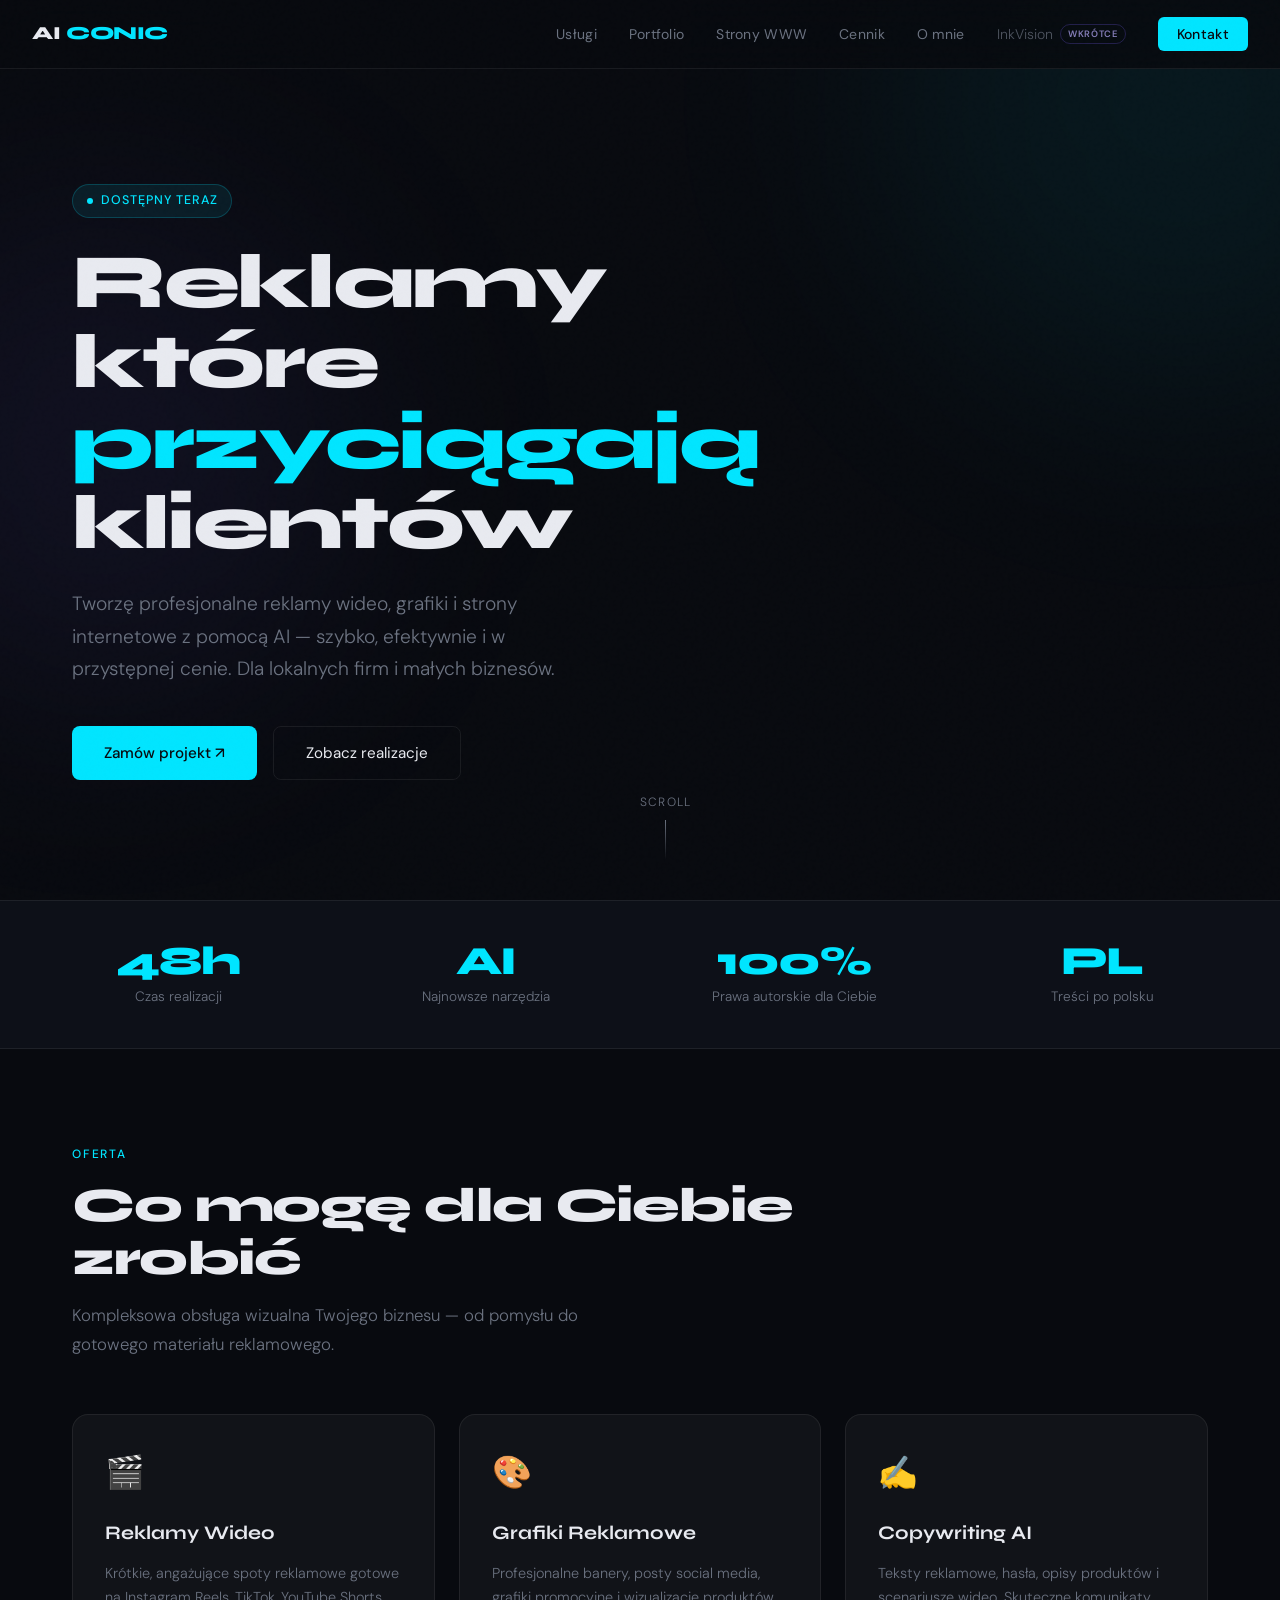
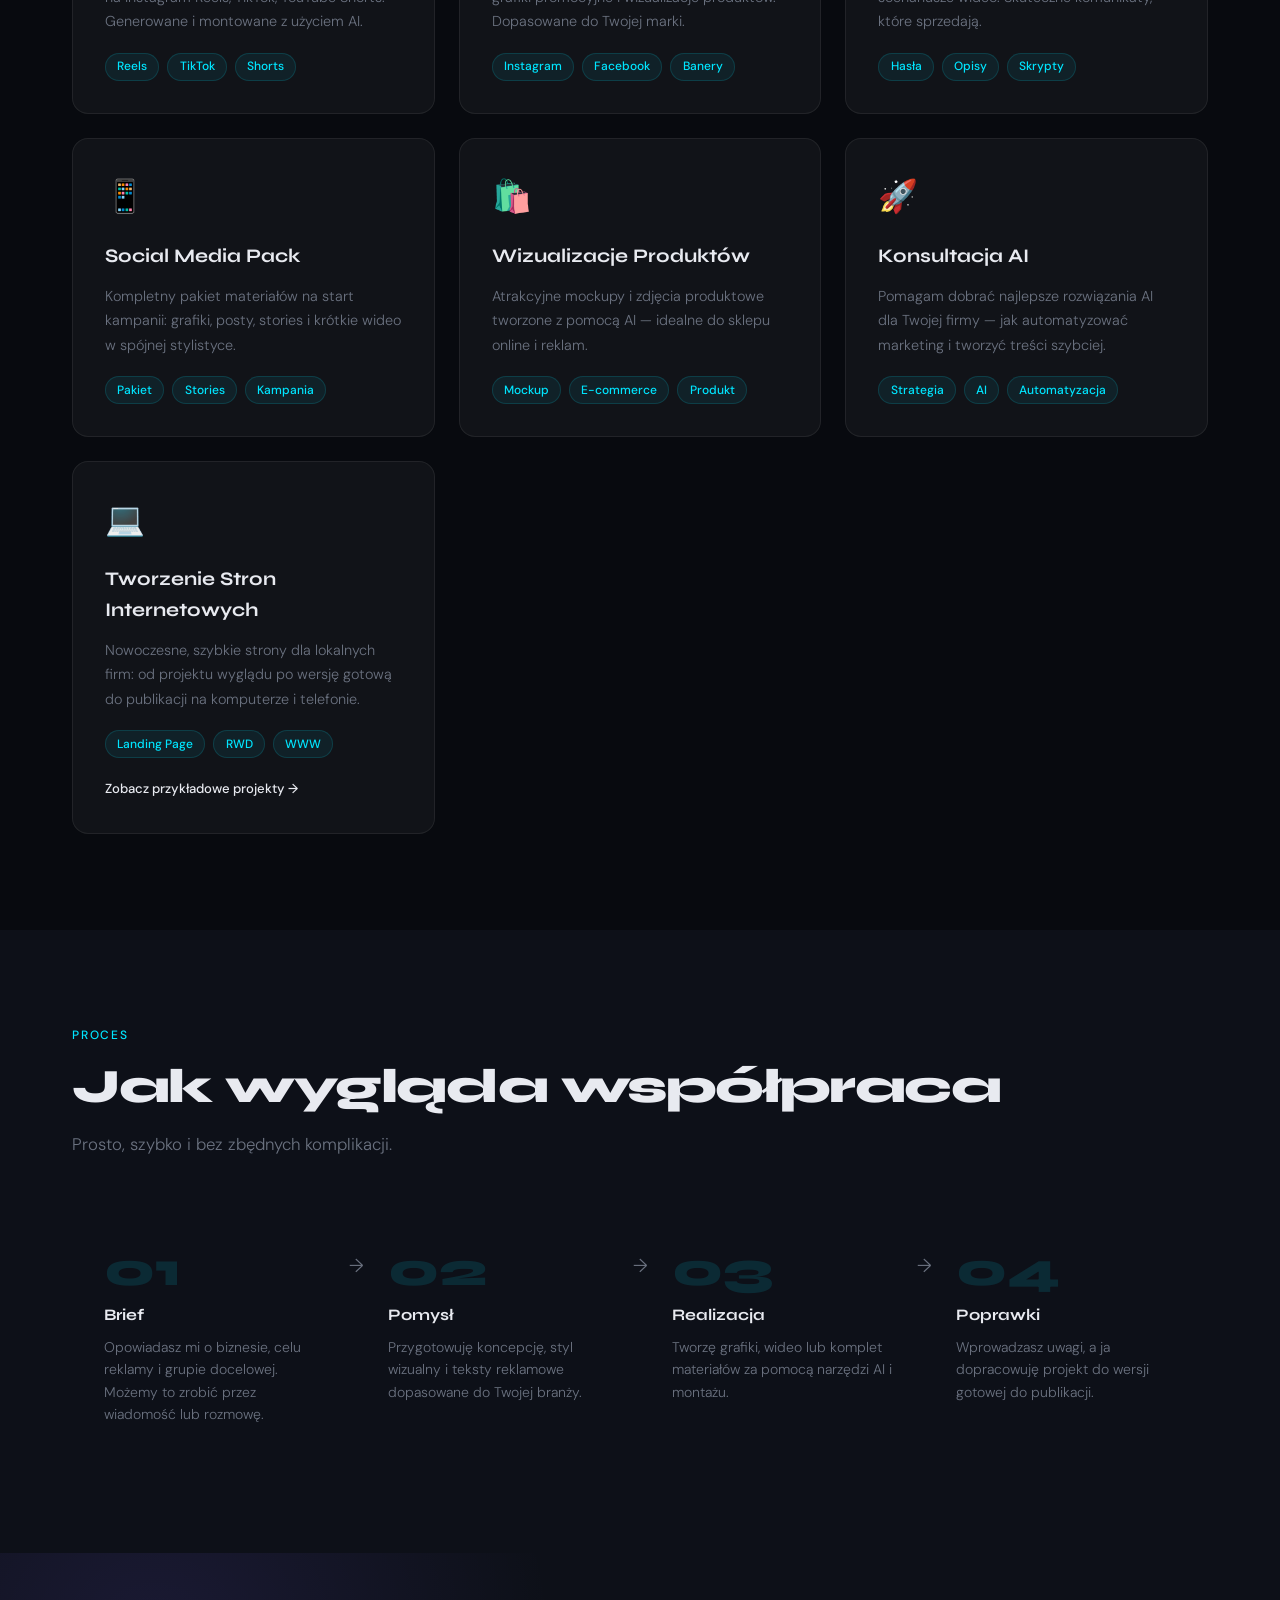
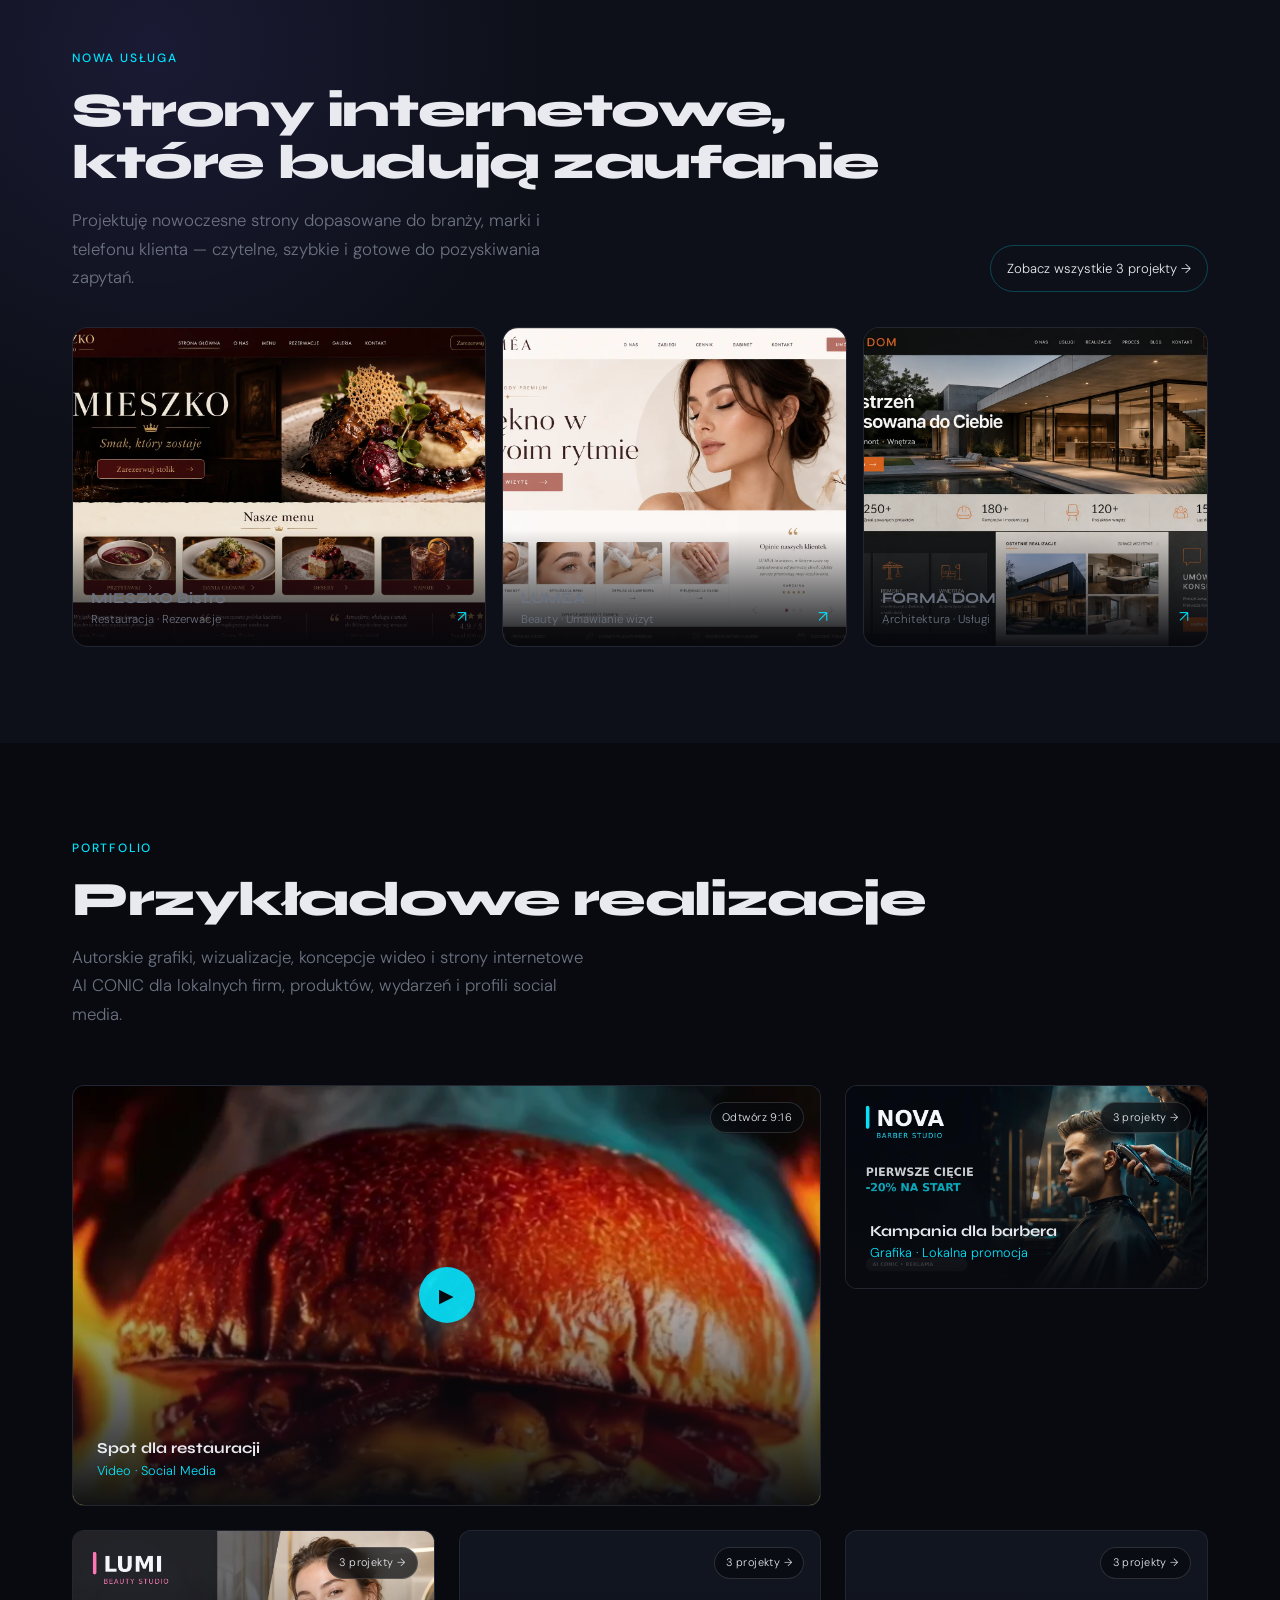
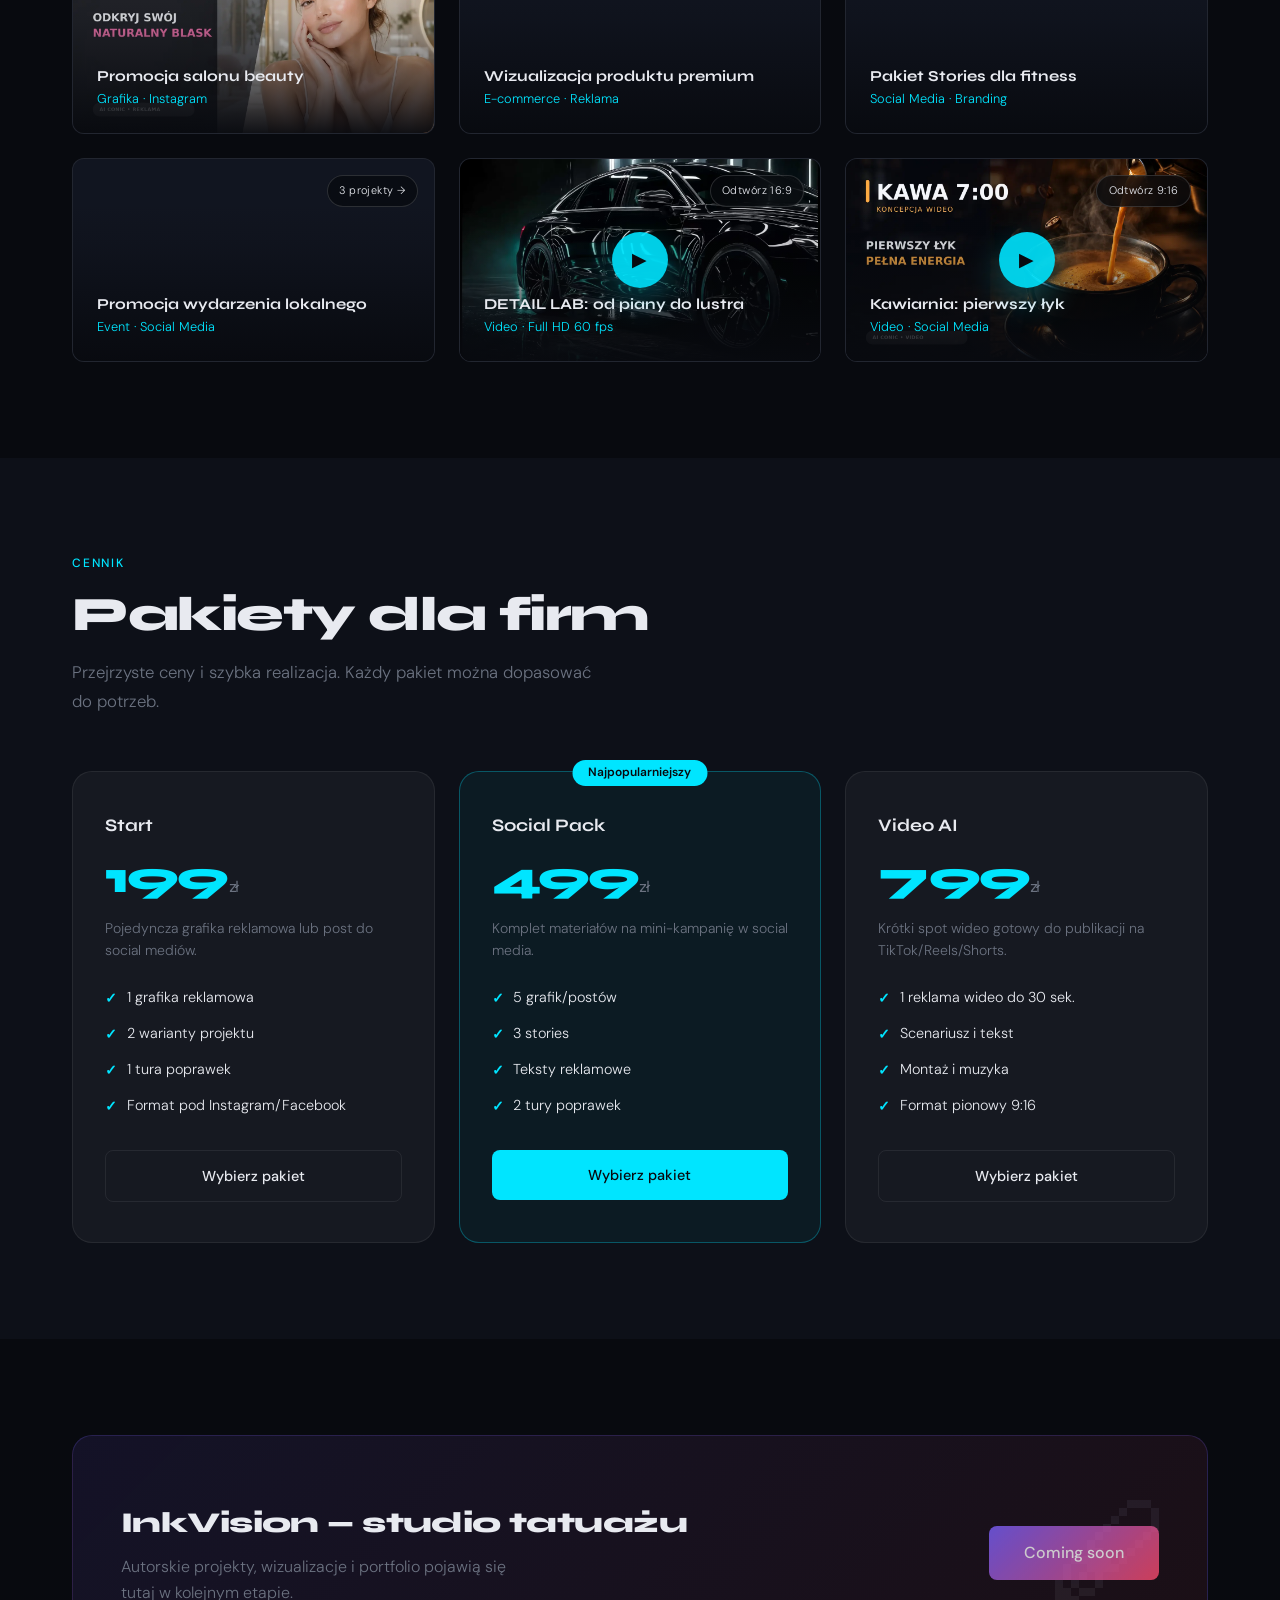
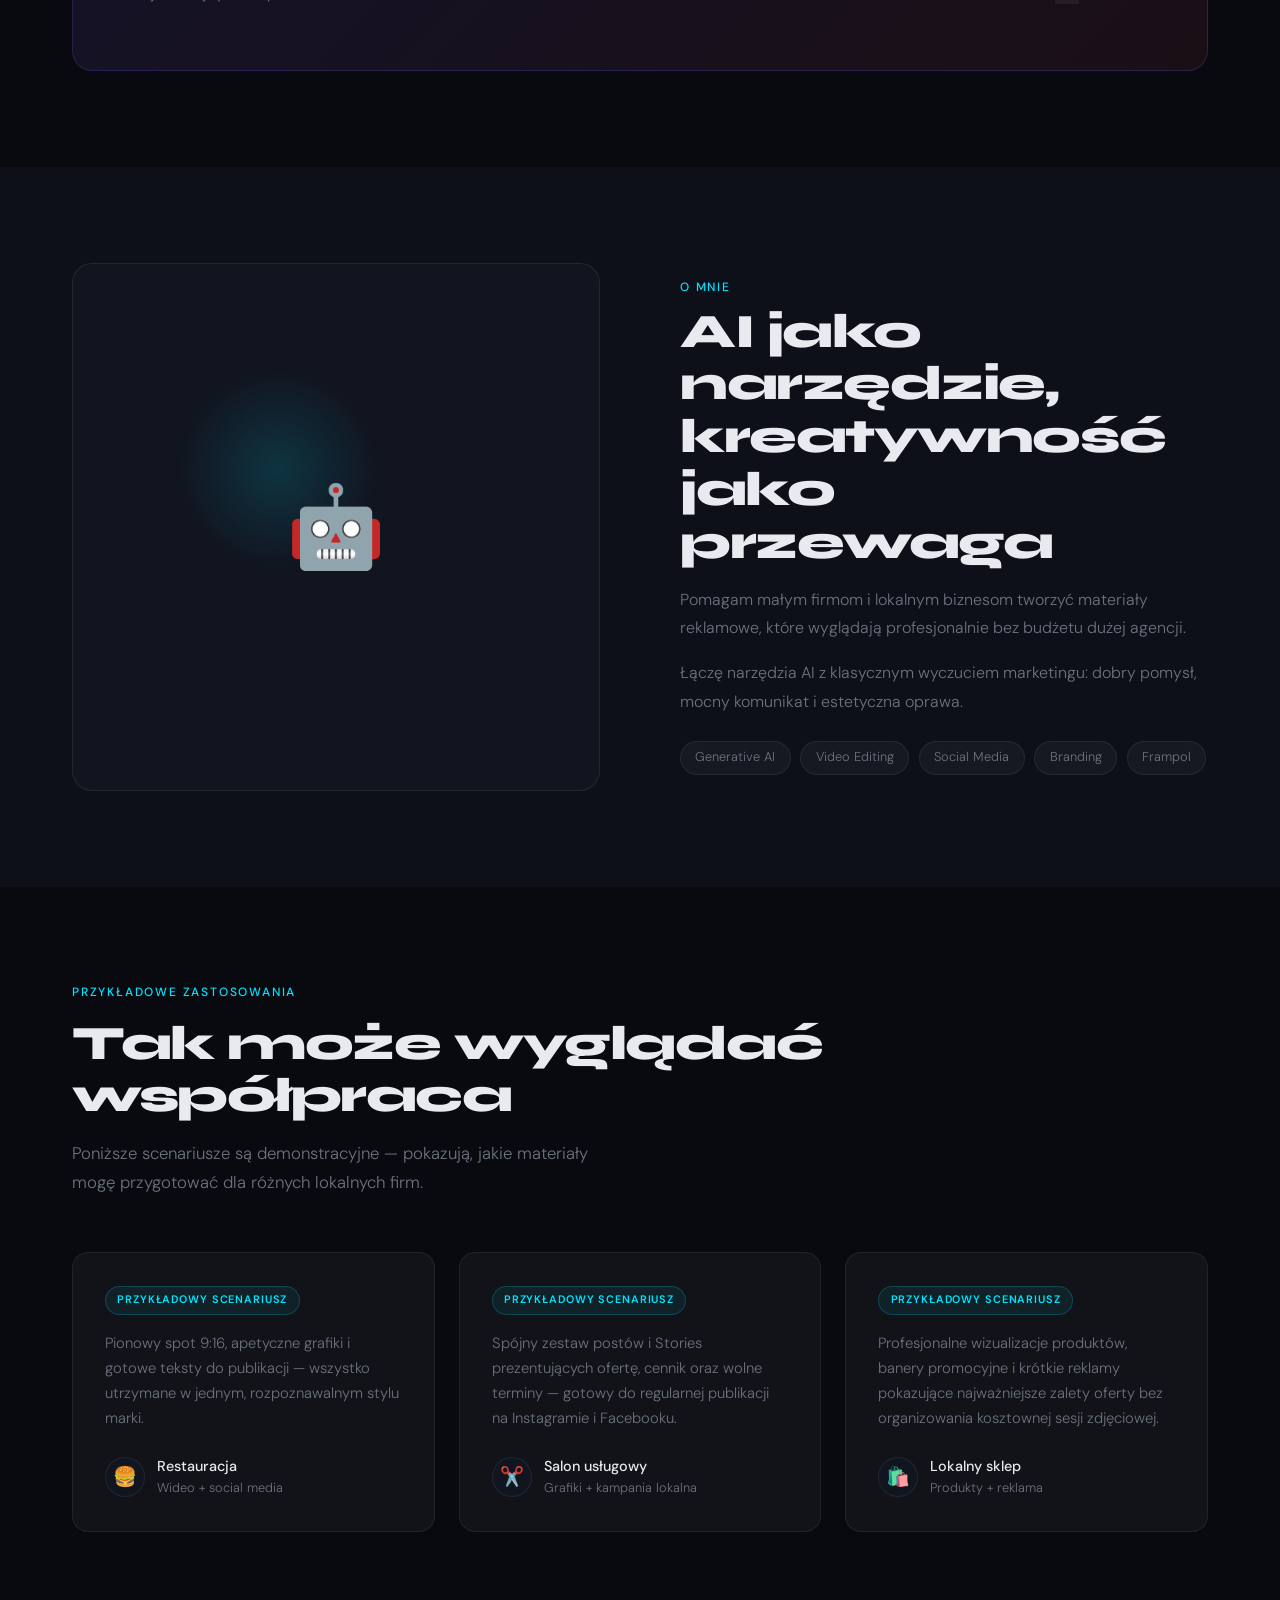
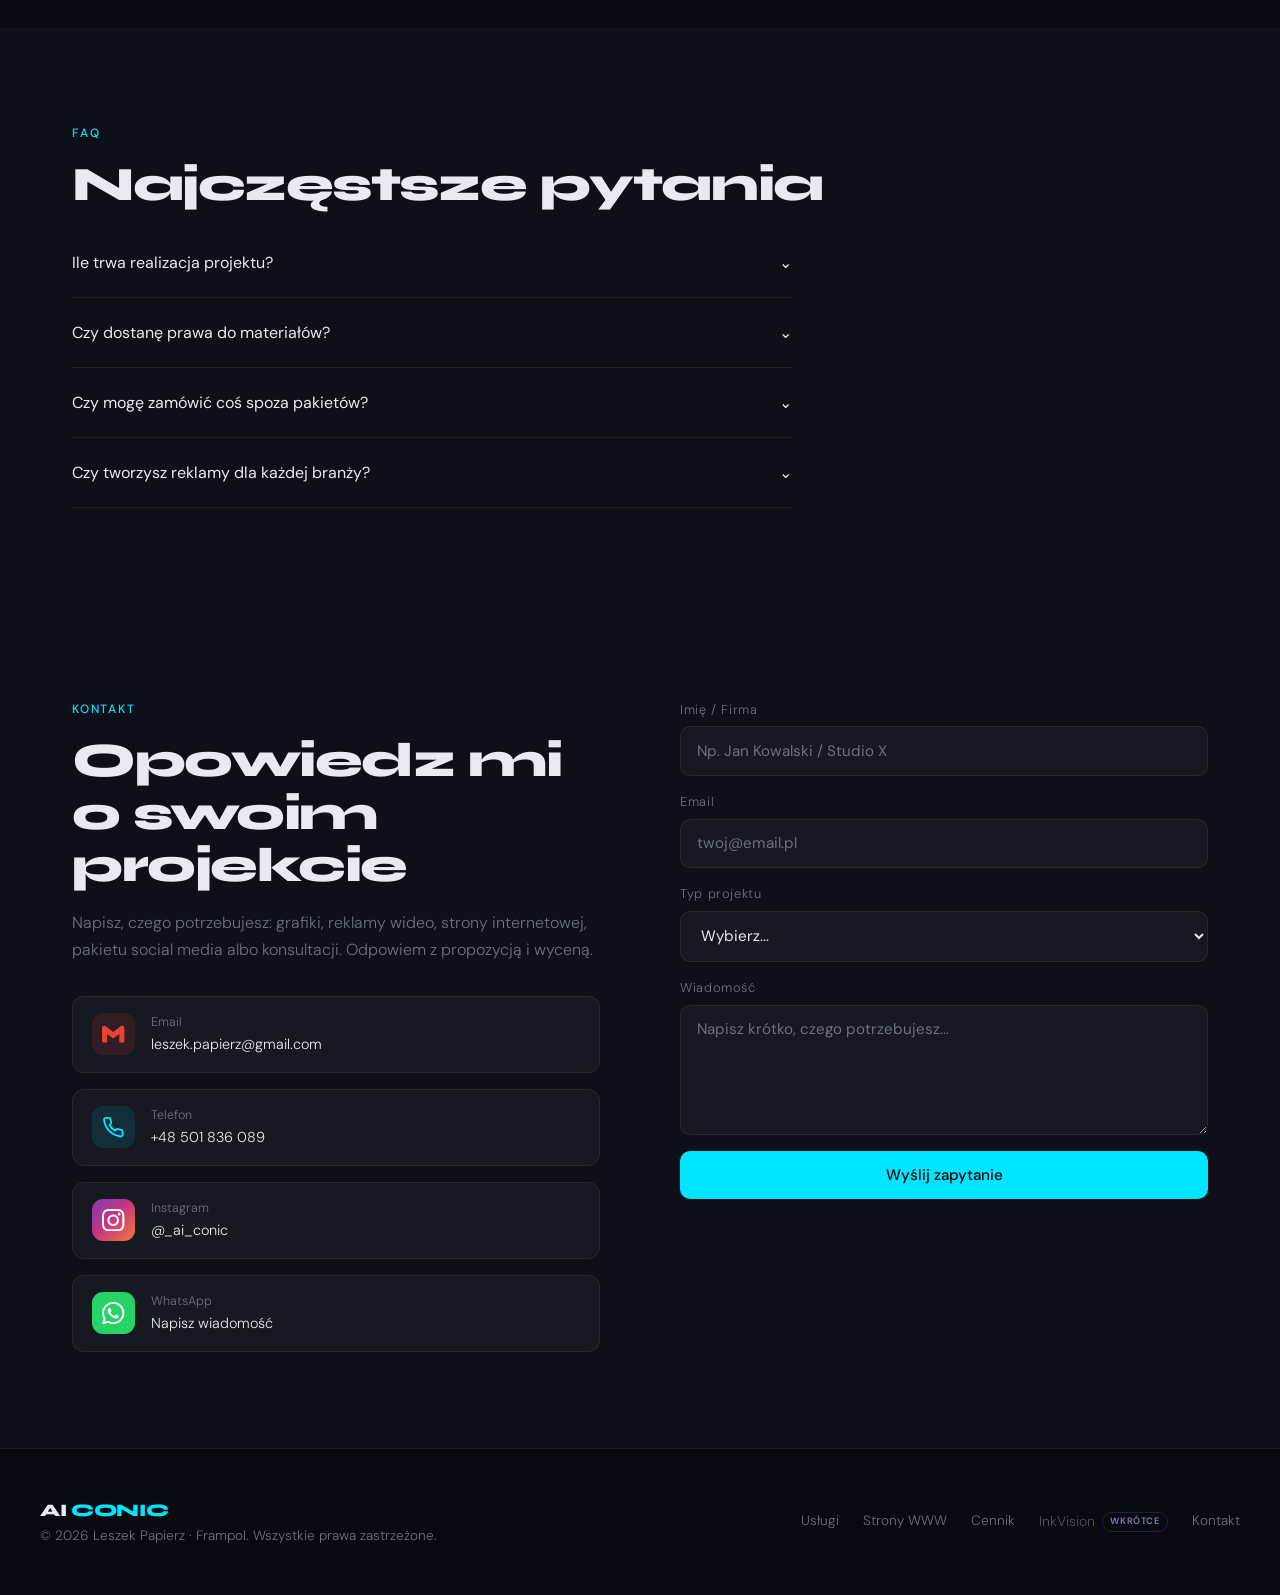
<file: index.html>
<!DOCTYPE html>
<html lang="pl">
<head>
<meta charset="UTF-8">
<meta name="viewport" content="width=device-width, initial-scale=1.0">
<title>AI CONIC — grafika, wideo i strony internetowe dla firm</title>
<meta name="description" content="AI CONIC tworzy reklamy wideo, grafiki, strony internetowe i pakiety promocyjne dla lokalnych firm. Leszek Papierz — Frampol i okolice.">
<meta name="theme-color" content="#080a0f">
<link rel="preconnect" href="https://fonts.googleapis.com">
<link href="https://fonts.googleapis.com/css2?family=Syne:wght@400;600;700;800&family=DM+Sans:ital,wght@0,300;0,400;0,500;1,300&display=swap" rel="stylesheet">
<style>
  :root {
    --bg: #080a0f;
    --bg2: #0d1018;
    --bg3: #111520;
    --accent: #00e5ff;
    --accent2: #7b61ff;
    --accent3: #ff4d6d;
    --text: #e8eaf0;
    --muted: #6b7280;
    --border: rgba(255,255,255,0.07);
    --card: rgba(255,255,255,0.04);
  }

  *, *::before, *::after { box-sizing: border-box; margin: 0; padding: 0; }

  html { scroll-behavior: smooth; }

  body {
    background: var(--bg);
    color: var(--text);
    font-family: 'DM Sans', sans-serif;
    font-weight: 300;
    overflow-x: hidden;
    line-height: 1.6;
  }

  /* NOISE OVERLAY */
  body::before {
    content: '';
    position: fixed;
    inset: 0;
    background-image: url("data:image/svg+xml,%3Csvg viewBox='0 0 256 256' xmlns='http://www.w3.org/2000/svg'%3E%3Cfilter id='noise'%3E%3CfeTurbulence type='fractalNoise' baseFrequency='0.9' numOctaves='4' stitchTiles='stitch'/%3E%3C/filter%3E%3Crect width='100%25' height='100%25' filter='url(%23noise)' opacity='0.04'/%3E%3C/svg%3E");
    pointer-events: none;
    z-index: 999;
    opacity: 0.4;
  }

  /* GLOW ORBS */
  .orb {
    position: fixed;
    border-radius: 50%;
    filter: blur(120px);
    pointer-events: none;
    z-index: 0;
  }
  .orb-1 { width: 600px; height: 600px; background: rgba(0,229,255,0.06); top: -200px; right: -200px; }
  .orb-2 { width: 500px; height: 500px; background: rgba(123,97,255,0.07); bottom: 200px; left: -150px; }

  /* NAV */
  nav {
    position: fixed;
    top: 0; left: 0; right: 0;
    z-index: 100;
    padding: 1.2rem 2rem;
    display: flex;
    justify-content: space-between;
    align-items: center;
    background: rgba(8,10,15,0.85);
    backdrop-filter: blur(20px);
    border-bottom: 1px solid var(--border);
    transition: all 0.3s;
  }

  .nav-logo {
    font-family: 'Syne', sans-serif;
    font-weight: 800;
    font-size: 1.15rem;
    letter-spacing: -0.02em;
    color: var(--text);
    text-decoration: none;
  }
  .nav-logo span { color: var(--accent); }

  .nav-links {
    display: flex;
    gap: 2rem;
    list-style: none;
    align-items: center;
  }

  .nav-links a {
    color: var(--muted);
    text-decoration: none;
    font-size: 0.875rem;
    font-weight: 400;
    letter-spacing: 0.02em;
    transition: color 0.2s;
  }
  .nav-links a:hover { color: var(--text); }

  .nav-disabled {
    display: inline-flex;
    align-items: center;
    gap: 0.45rem;
    color: var(--muted);
    font-size: 0.875rem;
    opacity: 0.7;
    cursor: not-allowed;
  }
  .nav-disabled small {
    color: #b9adff;
    border: 1px solid rgba(123,97,255,0.35);
    border-radius: 100px;
    padding: 0.1rem 0.45rem;
    font-size: 0.58rem;
    font-weight: 600;
    letter-spacing: 0.07em;
    text-transform: uppercase;
  }

  .nav-cta {
    background: var(--accent);
    color: #080a0f !important;
    padding: 0.5rem 1.2rem;
    border-radius: 6px;
    font-weight: 500 !important;
    transition: opacity 0.2s !important;
  }
  .nav-cta:hover { opacity: 0.85; color: #080a0f !important; }

  /* HAMBURGER */
  .hamburger {
    display: none;
    flex-direction: column;
    gap: 5px;
    cursor: pointer;
    background: none;
    border: none;
    padding: 4px;
  }
  .hamburger span {
    display: block;
    width: 24px;
    height: 2px;
    background: var(--text);
    border-radius: 2px;
    transition: all 0.3s;
  }

  /* MOBILE NAV */
  .mobile-nav {
    display: none;
    position: fixed;
    inset: 0;
    background: rgba(8,10,15,0.97);
    z-index: 99;
    flex-direction: column;
    justify-content: center;
    align-items: center;
    gap: 2rem;
  }
  .mobile-nav.open { display: flex; }
  .mobile-nav a {
    font-family: 'Syne', sans-serif;
    font-size: 2rem;
    font-weight: 700;
    color: var(--text);
    text-decoration: none;
    letter-spacing: -0.02em;
    transition: color 0.2s;
  }
  .mobile-nav a:hover { color: var(--accent); }
  .mobile-nav-close {
    position: absolute;
    top: 1.5rem; right: 2rem;
    background: none; border: none;
    color: var(--muted);
    font-size: 1.8rem;
    cursor: pointer;
  }

  /* HERO */
  .hero {
    min-height: 100vh;
    display: flex;
    align-items: center;
    padding: 8rem 2rem 4rem;
    position: relative;
    max-width: 1200px;
    margin: 0 auto;
  }

  .hero-content { max-width: 760px; position: relative; z-index: 1; }

  .hero-badge {
    display: inline-flex;
    align-items: center;
    gap: 0.5rem;
    background: rgba(0,229,255,0.08);
    border: 1px solid rgba(0,229,255,0.2);
    color: var(--accent);
    padding: 0.35rem 0.85rem;
    border-radius: 100px;
    font-size: 0.78rem;
    font-weight: 500;
    letter-spacing: 0.08em;
    text-transform: uppercase;
    margin-bottom: 1.5rem;
    animation: fadeUp 0.6s ease both;
  }
  .hero-badge::before {
    content: '';
    width: 6px; height: 6px;
    background: var(--accent);
    border-radius: 50%;
    animation: pulse 2s infinite;
  }

  @keyframes pulse {
    0%, 100% { opacity: 1; transform: scale(1); }
    50% { opacity: 0.4; transform: scale(0.8); }
  }

  h1 {
    font-family: 'Syne', sans-serif;
    font-weight: 800;
    font-size: clamp(2.6rem, 6vw, 5rem);
    line-height: 1.05;
    letter-spacing: -0.03em;
    margin-bottom: 1.5rem;
    animation: fadeUp 0.6s 0.1s ease both;
  }

  h1 .accent { color: var(--accent); }
  h1 .accent2 { color: var(--accent2); }

  .hero-sub {
    font-size: clamp(1rem, 2vw, 1.2rem);
    color: var(--muted);
    max-width: 520px;
    margin-bottom: 2.5rem;
    line-height: 1.7;
    animation: fadeUp 0.6s 0.2s ease both;
  }

  .hero-actions {
    display: flex;
    gap: 1rem;
    flex-wrap: wrap;
    animation: fadeUp 0.6s 0.3s ease both;
  }

  .btn-primary {
    background: var(--accent);
    color: #080a0f;
    padding: 0.85rem 2rem;
    border-radius: 8px;
    font-weight: 500;
    font-size: 0.95rem;
    text-decoration: none;
    border: none;
    cursor: pointer;
    transition: all 0.2s;
    display: inline-flex;
    align-items: center;
    gap: 0.5rem;
  }
  .btn-primary:hover { transform: translateY(-2px); box-shadow: 0 8px 30px rgba(0,229,255,0.25); }

  .btn-outline {
    background: transparent;
    color: var(--text);
    padding: 0.85rem 2rem;
    border-radius: 8px;
    font-weight: 400;
    font-size: 0.95rem;
    text-decoration: none;
    border: 1px solid var(--border);
    transition: all 0.2s;
    display: inline-flex;
    align-items: center;
    gap: 0.5rem;
  }
  .btn-outline:hover { border-color: rgba(255,255,255,0.2); background: var(--card); }

  .hero-scroll {
    position: absolute;
    bottom: 2.5rem;
    left: 50%;
    transform: translateX(-50%);
    display: flex;
    flex-direction: column;
    align-items: center;
    gap: 0.5rem;
    color: var(--muted);
    font-size: 0.75rem;
    letter-spacing: 0.1em;
    text-transform: uppercase;
    animation: fadeUp 0.6s 0.5s ease both;
  }
  .scroll-line {
    width: 1px;
    height: 40px;
    background: linear-gradient(to bottom, var(--muted), transparent);
    animation: scrollLine 2s infinite;
  }
  @keyframes scrollLine {
    0% { transform: scaleY(0); transform-origin: top; }
    50% { transform: scaleY(1); transform-origin: top; }
    51% { transform: scaleY(1); transform-origin: bottom; }
    100% { transform: scaleY(0); transform-origin: bottom; }
  }

  /* STATS */
  .stats-bar {
    background: var(--bg2);
    border-top: 1px solid var(--border);
    border-bottom: 1px solid var(--border);
    padding: 2.5rem 2rem;
  }
  .stats-inner {
    max-width: 1200px;
    margin: 0 auto;
    display: grid;
    grid-template-columns: repeat(auto-fit, minmax(180px, 1fr));
    gap: 2rem;
    text-align: center;
  }
  .stat-num {
    font-family: 'Syne', sans-serif;
    font-size: 2.5rem;
    font-weight: 800;
    color: var(--accent);
    letter-spacing: -0.03em;
    line-height: 1;
  }
  .stat-label {
    color: var(--muted);
    font-size: 0.85rem;
    margin-top: 0.3rem;
  }

  /* SECTIONS */
  section { position: relative; z-index: 1; }

  .section-inner {
    max-width: 1200px;
    margin: 0 auto;
    padding: 6rem 2rem;
  }

  .section-tag {
    font-size: 0.75rem;
    font-weight: 500;
    letter-spacing: 0.15em;
    text-transform: uppercase;
    color: var(--accent);
    margin-bottom: 1rem;
  }

  h2 {
    font-family: 'Syne', sans-serif;
    font-weight: 800;
    font-size: clamp(2rem, 4vw, 3rem);
    letter-spacing: -0.03em;
    line-height: 1.1;
    margin-bottom: 1rem;
  }

  .section-sub {
    color: var(--muted);
    font-size: 1.05rem;
    max-width: 520px;
    line-height: 1.7;
    margin-bottom: 3.5rem;
  }

  /* SERVICES */
  .services-grid {
    display: grid;
    grid-template-columns: repeat(auto-fit, minmax(300px, 1fr));
    gap: 1.5rem;
  }

  .service-card {
    background: var(--card);
    border: 1px solid var(--border);
    border-radius: 16px;
    padding: 2rem;
    transition: all 0.3s;
    position: relative;
    overflow: hidden;
  }
  .service-card::before {
    content: '';
    position: absolute;
    inset: 0;
    background: linear-gradient(135deg, rgba(0,229,255,0.04) 0%, transparent 60%);
    opacity: 0;
    transition: opacity 0.3s;
  }
  .service-card:hover { border-color: rgba(0,229,255,0.2); transform: translateY(-4px); }
  .service-card:hover::before { opacity: 1; }
  .service-card-link {
    display: block;
    color: inherit;
    text-decoration: none;
  }
  .service-card-link .service-more {
    display: inline-flex;
    align-items: center;
    gap: .4rem;
    margin-top: 1.25rem;
    color: var(--text);
    font-size: .82rem;
    font-weight: 500;
  }
  .service-card-link:hover .service-more { color: var(--accent); }

  .service-icon {
    font-size: 2rem;
    margin-bottom: 1.2rem;
    display: block;
  }
  .service-title {
    font-family: 'Syne', sans-serif;
    font-weight: 700;
    font-size: 1.2rem;
    margin-bottom: 0.75rem;
  }
  .service-desc {
    color: var(--muted);
    font-size: 0.9rem;
    line-height: 1.7;
  }
  .service-tags {
    display: flex;
    flex-wrap: wrap;
    gap: 0.5rem;
    margin-top: 1.2rem;
  }
  .tag {
    background: rgba(0,229,255,0.07);
    color: var(--accent);
    border: 1px solid rgba(0,229,255,0.15);
    padding: 0.2rem 0.7rem;
    border-radius: 100px;
    font-size: 0.75rem;
    font-weight: 500;
  }

  /* PROCESS */
  .process-bg { background: var(--bg2); }

  .process-steps {
    display: grid;
    grid-template-columns: repeat(auto-fit, minmax(220px, 1fr));
    gap: 0;
    position: relative;
  }

  .process-step {
    padding: 2rem;
    position: relative;
  }
  .process-step:not(:last-child)::after {
    content: '→';
    position: absolute;
    right: -0.5rem;
    top: 2.3rem;
    color: var(--muted);
    font-size: 1.2rem;
  }

  .step-num {
    font-family: 'Syne', sans-serif;
    font-size: 3rem;
    font-weight: 800;
    color: rgba(0,229,255,0.12);
    line-height: 1;
    margin-bottom: 0.5rem;
  }
  .step-title {
    font-family: 'Syne', sans-serif;
    font-weight: 700;
    font-size: 1rem;
    margin-bottom: 0.5rem;
  }
  .step-desc {
    color: var(--muted);
    font-size: 0.875rem;
    line-height: 1.6;
  }

  /* WEBSITES */
  .websites-preview-bg {
    background:
      radial-gradient(circle at 12% 12%, rgba(123,97,255,.12), transparent 25rem),
      var(--bg2);
  }
  .websites-preview-head {
    display: flex;
    justify-content: space-between;
    align-items: flex-end;
    gap: 2rem;
    margin-bottom: 2.2rem;
  }
  .websites-preview-head .section-sub { margin-bottom: 0; }
  .websites-preview-link {
    flex: 0 0 auto;
    color: var(--text);
    border: 1px solid rgba(0,229,255,.25);
    border-radius: 999px;
    padding: .75rem 1rem;
    text-decoration: none;
    font-size: .82rem;
    transition: border-color .2s, color .2s, transform .2s;
  }
  .websites-preview-link:hover {
    color: var(--accent);
    border-color: var(--accent);
    transform: translateY(-2px);
  }
  .websites-preview-grid {
    display: grid;
    grid-template-columns: 1.2fr 1fr 1fr;
    gap: 1rem;
  }
  .website-preview-card {
    position: relative;
    min-height: 320px;
    overflow: hidden;
    border: 1px solid var(--border);
    border-radius: 16px;
    background: var(--bg3);
    color: inherit;
    text-decoration: none;
  }
  .website-preview-card img {
    width: 100%;
    height: 100%;
    object-fit: cover;
    display: block;
    transition: transform .5s ease, filter .5s ease;
  }
  .website-preview-card:hover img {
    transform: scale(1.035);
    filter: saturate(1.08);
  }
  .website-preview-caption {
    position: absolute;
    inset: auto 0 0;
    display: flex;
    justify-content: space-between;
    align-items: flex-end;
    gap: 1rem;
    padding: 3.5rem 1.1rem 1.05rem;
    background: linear-gradient(to top, rgba(5,7,12,.96), transparent);
  }
  .website-preview-caption strong {
    display: block;
    font-family: 'Syne', sans-serif;
    font-size: .95rem;
  }
  .website-preview-caption span {
    color: var(--muted);
    font-size: .72rem;
  }
  .website-preview-arrow { color: var(--accent) !important; font-size: 1rem !important; }

  /* PORTFOLIO */
  .portfolio-grid {
    display: grid;
    grid-template-columns: repeat(12, 1fr);
    gap: 1.5rem;
  }

  .portfolio-item {
    grid-column: span 4;
    border-radius: 12px;
    overflow: hidden;
    position: relative;
    cursor: pointer;
    background: var(--bg3);
    border: 1px solid var(--border);
    aspect-ratio: 16/9;
    display: flex;
    align-items: center;
    justify-content: center;
    text-decoration: none;
    color: inherit;
    isolation: isolate;
    padding: 0;
    font: inherit;
    text-align: left;
  }
  .portfolio-item:nth-child(1) { grid-column: span 8; }
  .portfolio-item:nth-child(2) { grid-column: span 4; }

  .portfolio-item > img {
    width: 100%;
    height: 100%;
    object-fit: cover;
    transition: transform 0.55s ease, filter 0.55s ease;
  }
  .portfolio-item:hover > img {
    transform: scale(1.045);
    filter: saturate(1.08);
  }

  .portfolio-item .overlay {
    position: absolute;
    inset: 0;
    background: linear-gradient(to top, rgba(8,10,15,0.96) 0%, rgba(8,10,15,0.2) 55%, transparent 78%);
    opacity: 1;
    transition: background 0.3s;
    display: flex;
    align-items: flex-end;
    padding: 1.5rem;
  }
  .portfolio-item:hover .overlay {
    background: linear-gradient(to top, rgba(8,10,15,0.98) 0%, rgba(8,10,15,0.28) 62%, transparent 84%);
  }
  .overlay-text, .overlay-title, .overlay-type { display: block; }
  .overlay-text { color: var(--text); }
  .overlay-title { font-family: 'Syne', sans-serif; font-weight: 700; font-size: 0.95rem; }
  .overlay-type { color: var(--accent); font-size: 0.8rem; }
  .portfolio-badge {
    position: absolute;
    top: 1rem;
    right: 1rem;
    z-index: 2;
    padding: 0.38rem 0.7rem;
    border: 1px solid rgba(255,255,255,0.14);
    border-radius: 999px;
    background: rgba(8,10,15,0.72);
    backdrop-filter: blur(10px);
    color: var(--text);
    font-size: 0.68rem;
    letter-spacing: 0.04em;
  }
  .portfolio-play {
    position: absolute;
    inset: 50% auto auto 50%;
    z-index: 3;
    width: 3.5rem;
    height: 3.5rem;
    display: grid;
    place-items: center;
    border-radius: 50%;
    background: rgba(0,229,255,0.9);
    color: #080a0f;
    font-size: 1.2rem;
    line-height: 1;
    transform: translate(-50%, -50%);
    box-shadow: 0 12px 35px rgba(0,229,255,0.28);
    transition: transform 0.2s, background 0.2s;
  }
  .portfolio-video-trigger:hover .portfolio-play {
    transform: translate(-50%, -50%) scale(1.08);
    background: #fff;
  }

  /* VIDEO MODAL */
  .video-modal[hidden] { display: none; }
  .video-modal {
    position: fixed;
    inset: 0;
    z-index: 1000;
    display: grid;
    place-items: center;
    padding: 1rem;
    background: rgba(2,3,7,0.92);
    backdrop-filter: blur(14px);
  }
  .video-modal-panel {
    position: relative;
    width: min(420px, calc(100vw - 2rem));
    max-height: calc(100vh - 2rem);
    aspect-ratio: 9/16;
    border: 1px solid rgba(255,255,255,0.15);
    border-radius: 18px;
    background: #000;
    box-shadow: 0 28px 90px rgba(0,0,0,0.6);
  }
  .video-modal-shell {
    display: grid;
    justify-items: center;
    gap: 0.9rem;
    max-width: calc(100vw - 2rem);
    max-height: calc(100vh - 2rem);
  }
  .video-modal-panel.landscape {
    width: min(960px, calc(100vw - 2rem));
    max-height: calc(100vh - 6rem);
    aspect-ratio: 16/9;
  }
  .video-modal video {
    display: block;
    width: 100%;
    height: 100%;
    border-radius: 18px;
    object-fit: contain;
    background: #000;
  }
  .video-modal-close {
    position: absolute;
    top: -0.7rem;
    right: -0.7rem;
    z-index: 2;
    width: 2.5rem;
    height: 2.5rem;
    border: 1px solid rgba(255,255,255,0.18);
    border-radius: 50%;
    background: #111520;
    color: #fff;
    font-size: 1.35rem;
    cursor: pointer;
    box-shadow: 0 8px 24px rgba(0,0,0,0.45);
  }
  .video-modal-close:hover { background: var(--accent); color: #080a0f; }
  .video-modal-hd {
    display: inline-flex;
    align-items: center;
    justify-content: center;
    gap: 0.45rem;
    padding: 0.72rem 1rem;
    border: 1px solid rgba(255,255,255,0.16);
    border-radius: 999px;
    background: #111520;
    color: #fff;
    text-decoration: none;
    font-size: 0.82rem;
  }
  .video-modal-hd:hover { border-color: var(--accent); color: var(--accent); }

  /* PRICING */
  .pricing-grid {
    display: grid;
    grid-template-columns: repeat(auto-fit, minmax(280px, 1fr));
    gap: 1.5rem;
    margin-top: 3rem;
  }

  .pricing-card {
    background: var(--card);
    border: 1px solid var(--border);
    border-radius: 20px;
    padding: 2.5rem 2rem;
    position: relative;
    transition: all 0.3s;
  }
  .pricing-card.featured {
    border-color: rgba(0,229,255,0.3);
    background: rgba(0,229,255,0.05);
  }
  .pricing-card.featured::before {
    content: 'Najpopularniejszy';
    position: absolute;
    top: -12px;
    left: 50%;
    transform: translateX(-50%);
    background: var(--accent);
    color: #080a0f;
    padding: 0.2rem 1rem;
    border-radius: 100px;
    font-size: 0.75rem;
    font-weight: 600;
    white-space: nowrap;
  }
  .pricing-card:hover { transform: translateY(-4px); }

  .plan-name {
    font-family: 'Syne', sans-serif;
    font-weight: 700;
    font-size: 1.1rem;
    margin-bottom: 0.5rem;
  }
  .plan-price {
    font-family: 'Syne', sans-serif;
    font-weight: 800;
    font-size: 2.8rem;
    letter-spacing: -0.04em;
    line-height: 1;
    margin: 1rem 0;
    color: var(--accent);
  }
  .plan-price small {
    font-size: 1rem;
    color: var(--muted);
    font-weight: 300;
  }
  .plan-desc { color: var(--muted); font-size: 0.875rem; margin-bottom: 1.5rem; line-height: 1.6; }
  .plan-features { list-style: none; display: flex; flex-direction: column; gap: 0.75rem; margin-bottom: 2rem; }
  .plan-features li {
    display: flex;
    align-items: flex-start;
    gap: 0.6rem;
    font-size: 0.9rem;
  }
  .plan-features li::before {
    content: '✓';
    color: var(--accent);
    font-weight: 700;
    flex-shrink: 0;
    margin-top: 1px;
  }

  .plan-btn {
    display: block;
    text-align: center;
    padding: 0.85rem;
    border-radius: 8px;
    font-weight: 500;
    font-size: 0.9rem;
    text-decoration: none;
    transition: all 0.2s;
  }
  .plan-btn-outline {
    border: 1px solid var(--border);
    color: var(--text);
  }
  .plan-btn-outline:hover { border-color: rgba(0,229,255,0.3); }
  .plan-btn-filled {
    background: var(--accent);
    color: #080a0f;
  }
  .plan-btn-filled:hover { opacity: 0.85; }

  /* TATTOO BANNER */
  .tattoo-banner {
    background: linear-gradient(135deg, rgba(123,97,255,0.1) 0%, rgba(255,77,109,0.08) 100%);
    border: 1px solid rgba(123,97,255,0.2);
    border-radius: 20px;
    padding: 4rem 3rem;
    display: flex;
    justify-content: space-between;
    align-items: center;
    gap: 2rem;
    flex-wrap: wrap;
    position: relative;
    overflow: hidden;
  }
  .tattoo-banner::before {
    content: '🖋';
    position: absolute;
    right: 2rem;
    top: 50%;
    transform: translateY(-50%);
    font-size: 8rem;
    opacity: 0.06;
  }
  .tattoo-banner-text h3 {
    font-family: 'Syne', sans-serif;
    font-size: 1.8rem;
    font-weight: 800;
    letter-spacing: -0.02em;
    margin-bottom: 0.5rem;
  }
  .tattoo-banner-text p {
    color: var(--muted);
    max-width: 400px;
  }
  .tattoo-btn {
    background: linear-gradient(135deg, var(--accent2), var(--accent3));
    color: #fff;
    padding: 0.9rem 2.2rem;
    border-radius: 8px;
    font-weight: 500;
    text-decoration: none;
    white-space: nowrap;
    transition: all 0.2s;
    display: inline-flex;
    align-items: center;
    gap: 0.5rem;
    flex-shrink: 0;
  }
  .tattoo-btn:hover { transform: translateY(-2px); box-shadow: 0 8px 30px rgba(123,97,255,0.3); }
  .tattoo-btn[aria-disabled="true"] {
    cursor: not-allowed;
    opacity: 0.78;
  }
  .tattoo-btn[aria-disabled="true"]:hover {
    transform: none;
    box-shadow: none;
  }

  /* ABOUT */
  .about-bg { background: var(--bg2); }

  .about-inner {
    display: grid;
    grid-template-columns: 1fr 1fr;
    gap: 5rem;
    align-items: center;
  }

  .about-visual {
    aspect-ratio: 1;
    border-radius: 20px;
    background: var(--bg3);
    border: 1px solid var(--border);
    display: flex;
    align-items: center;
    justify-content: center;
    position: relative;
    overflow: hidden;
  }
  .about-visual::before {
    content: '';
    position: absolute;
    width: 200px;
    height: 200px;
    background: radial-gradient(circle, rgba(0,229,255,0.15), transparent 70%);
    top: 20%;
    left: 20%;
  }
  .about-avatar {
    font-size: 5rem;
    position: relative;
    z-index: 1;
  }

  .about-text .section-tag { margin-bottom: 0.5rem; }
  .about-text h2 { margin-bottom: 1rem; }
  .about-text p {
    color: var(--muted);
    line-height: 1.8;
    margin-bottom: 1rem;
  }

  .tech-stack {
    display: flex;
    flex-wrap: wrap;
    gap: 0.6rem;
    margin-top: 1.5rem;
  }
  .tech-pill {
    background: var(--card);
    border: 1px solid var(--border);
    padding: 0.35rem 0.9rem;
    border-radius: 100px;
    font-size: 0.8rem;
    color: var(--muted);
  }

  /* TESTIMONIALS */
  .testimonials-grid {
    display: grid;
    grid-template-columns: repeat(auto-fit, minmax(280px, 1fr));
    gap: 1.5rem;
  }

  .testimonial-card {
    background: var(--card);
    border: 1px solid var(--border);
    border-radius: 16px;
    padding: 2rem;
  }
  .testimonial-label {
    display: inline-flex;
    align-items: center;
    gap: 0.4rem;
    margin-bottom: 1rem;
    padding: 0.3rem 0.7rem;
    border: 1px solid rgba(0,229,255,0.2);
    border-radius: 100px;
    background: rgba(0,229,255,0.07);
    color: var(--accent);
    font-size: 0.68rem;
    font-weight: 600;
    letter-spacing: 0.08em;
    text-transform: uppercase;
  }
  .testimonial-text {
    color: var(--muted);
    font-size: 0.925rem;
    line-height: 1.7;
    margin-bottom: 1.5rem;
  }
  .testimonial-author { display: flex; align-items: center; gap: 0.75rem; }
  .author-avatar {
    width: 40px; height: 40px;
    border-radius: 50%;
    background: var(--bg3);
    border: 1px solid var(--border);
    display: flex;
    align-items: center;
    justify-content: center;
    font-size: 1.2rem;
  }
  .author-name { font-weight: 500; font-size: 0.9rem; }
  .author-role { color: var(--muted); font-size: 0.8rem; }

  /* FAQ */
  .faq-list { max-width: 720px; }

  .faq-item {
    border-bottom: 1px solid var(--border);
  }
  .faq-question {
    width: 100%;
    background: none;
    border: none;
    color: var(--text);
    font-family: 'DM Sans', sans-serif;
    font-size: 1rem;
    font-weight: 400;
    padding: 1.5rem 0;
    text-align: left;
    cursor: pointer;
    display: flex;
    justify-content: space-between;
    align-items: center;
    gap: 1rem;
    transition: color 0.2s;
  }
  .faq-question:hover { color: var(--accent); }
  .faq-arrow { transition: transform 0.3s; font-style: normal; flex-shrink: 0; }
  .faq-item.open .faq-arrow { transform: rotate(180deg); }
  .faq-answer {
    display: none;
    color: var(--muted);
    font-size: 0.9rem;
    line-height: 1.8;
    padding-bottom: 1.5rem;
  }
  .faq-item.open .faq-answer { display: block; }

  /* CONTACT */
  .contact-bg { background: var(--bg2); }

  .contact-inner {
    display: grid;
    grid-template-columns: 1fr 1fr;
    gap: 5rem;
  }

  .contact-info h2 { margin-bottom: 1rem; }
  .contact-info p { color: var(--muted); line-height: 1.7; margin-bottom: 2rem; }

  .contact-links { display: flex; flex-direction: column; gap: 1rem; }
  .contact-link {
    display: flex;
    align-items: center;
    gap: 1rem;
    padding: 1rem 1.2rem;
    background: var(--card);
    border: 1px solid var(--border);
    border-radius: 12px;
    text-decoration: none;
    color: var(--text);
    transition: all 0.2s;
  }
  .contact-link:hover { border-color: rgba(0,229,255,0.25); color: var(--accent); transform: translateY(-1px); }
  .contact-link-icon {
    width: 2.65rem;
    height: 2.65rem;
    border-radius: 11px;
    display: grid;
    place-items: center;
    flex: 0 0 2.65rem;
  }
  .contact-link-icon svg { width: 1.4rem; height: 1.4rem; display: block; }
  .contact-link-icon.gmail { color: #EA4335; background: rgba(234,67,53,0.12); }
  .contact-link-icon.phone { color: var(--accent); background: rgba(0,229,255,0.1); }
  .contact-link-icon.instagram {
    color: #fff;
    background: linear-gradient(135deg, #833AB4 0%, #C13584 45%, #F77737 100%);
  }
  .contact-link-icon.whatsapp { color: #fff; background: #25D366; }
  .contact-link-text { font-size: 0.9rem; }
  .contact-link-label { color: var(--muted); font-size: 0.78rem; }

  .contact-form { display: flex; flex-direction: column; gap: 1rem; }

  .form-group { display: flex; flex-direction: column; gap: 0.4rem; }
  .form-group label { font-size: 0.8rem; color: var(--muted); letter-spacing: 0.05em; }

  .form-control {
    background: var(--card);
    border: 1px solid var(--border);
    border-radius: 10px;
    padding: 0.85rem 1rem;
    color: var(--text);
    font-family: 'DM Sans', sans-serif;
    font-size: 0.95rem;
    outline: none;
    transition: border-color 0.2s;
    width: 100%;
    resize: vertical;
  }
  .form-control:focus { border-color: rgba(0,229,255,0.4); }
  .form-control::placeholder { color: var(--muted); }

  textarea.form-control { min-height: 130px; }

  .form-submit {
    background: var(--accent);
    color: #080a0f;
    border: none;
    border-radius: 10px;
    padding: 0.9rem;
    font-family: 'DM Sans', sans-serif;
    font-weight: 500;
    font-size: 0.95rem;
    cursor: pointer;
    transition: all 0.2s;
  }
  .form-submit:hover { opacity: 0.85; transform: translateY(-1px); }

  /* FOOTER */
  footer {
    border-top: 1px solid var(--border);
    padding: 3rem 2rem;
  }
  .footer-inner {
    max-width: 1200px;
    margin: 0 auto;
    display: flex;
    justify-content: space-between;
    align-items: center;
    flex-wrap: wrap;
    gap: 1.5rem;
  }
  .footer-logo {
    font-family: 'Syne', sans-serif;
    font-weight: 800;
    font-size: 1.1rem;
    letter-spacing: -0.02em;
  }
  .footer-logo span { color: var(--accent); }
  .footer-copy { color: var(--muted); font-size: 0.85rem; }
  .footer-links { display: flex; gap: 1.5rem; }
  .footer-links a {
    color: var(--muted);
    font-size: 0.85rem;
    text-decoration: none;
    transition: color 0.2s;
  }
  .footer-links a:hover { color: var(--text); }

  /* ANIMATIONS */
  @keyframes fadeUp {
    from { opacity: 0; transform: translateY(20px); }
    to { opacity: 1; transform: translateY(0); }
  }

  .reveal {
    opacity: 0;
    transform: translateY(30px);
    transition: all 0.6s ease;
  }
  .reveal.visible {
    opacity: 1;
    transform: translateY(0);
  }

  /* RESPONSIVE */
  @media (max-width: 900px) {
    .about-inner, .contact-inner { grid-template-columns: 1fr; gap: 2rem; }
    .about-visual { display: none; }
    .websites-preview-grid { grid-template-columns: 1fr 1fr; }
    .website-preview-card:first-child { grid-column: span 2; }
    .portfolio-item:nth-child(1) { grid-column: span 12; }
    .portfolio-item:nth-child(2),
    .portfolio-item:nth-child(3),
    .portfolio-item:nth-child(4),
    .portfolio-item:nth-child(5),
    .portfolio-item:nth-child(6),
    .portfolio-item:nth-child(7),
    .portfolio-item:nth-child(8) { grid-column: span 6; }
    .process-step:not(:last-child)::after { display: none; }
    .tattoo-banner { text-align: center; justify-content: center; }
    .tattoo-banner::before { display: none; }
  }

  @media (max-width: 640px) {
    .nav-links { display: none; }
    .hamburger { display: flex; }
    .hero { padding: 7rem 1.5rem 3rem; }
    .section-inner { padding: 4rem 1.5rem; }
    .portfolio-grid { grid-template-columns: 1fr; }
    .portfolio-item { grid-column: span 1 !important; }
    .websites-preview-head {
      display: grid;
      grid-template-columns: 1fr;
      align-items: start;
      gap: 1.75rem;
    }
    .websites-preview-link {
      display: flex;
      align-items: center;
      justify-self: start;
      margin-top: 0;
      width: fit-content;
    }
    .websites-preview-grid { grid-template-columns: 1fr; }
    .website-preview-card,
    .website-preview-card:first-child { grid-column: span 1; min-height: 240px; }
    .tattoo-banner { padding: 2.5rem 1.5rem; }
    h1 { font-size: 2.2rem; }
  }
</style>
</head>
<body>

<div class="orb orb-1"></div>
<div class="orb orb-2"></div>

<!-- NAV -->
<nav>
  <a href="#" class="nav-logo" aria-label="AI CONIC — strona główna">AI <span>CONIC</span></a>
  <ul class="nav-links">
    <li><a href="#uslugi">Usługi</a></li>
    <li><a href="#portfolio">Portfolio</a></li>
    <li><a href="websites.html">Strony WWW</a></li>
    <li><a href="#cennik">Cennik</a></li>
    <li><a href="#o-mnie">O mnie</a></li>
    <li><span class="nav-disabled" aria-disabled="true">InkVision <small>wkrótce</small></span></li>
    <li><a href="#kontakt" class="nav-cta">Kontakt</a></li>
  </ul>
  <button class="hamburger" type="button" onclick="toggleMobileNav()" aria-label="Menu">
    <span></span><span></span><span></span>
  </button>
</nav>

<!-- MOBILE NAV -->
<div class="mobile-nav" id="mobileNav">
  <button class="mobile-nav-close" type="button" onclick="toggleMobileNav()">✕</button>
  <a href="#uslugi" onclick="toggleMobileNav()">Usługi</a>
  <a href="#portfolio" onclick="toggleMobileNav()">Portfolio</a>
  <a href="websites.html">Strony WWW</a>
  <a href="#cennik" onclick="toggleMobileNav()">Cennik</a>
  <a href="#o-mnie" onclick="toggleMobileNav()">O mnie</a>
  <span class="nav-disabled" aria-disabled="true">InkVision <small>wkrótce</small></span>
  <a href="#kontakt" onclick="toggleMobileNav()">Kontakt</a>
</div>

<!-- HERO -->
<div class="hero">
  <div class="hero-content">
    <div class="hero-badge">Dostępny teraz</div>
    <h1>Reklamy które<br><span class="accent">przyciągają</span><br>klientów</h1>
    <p class="hero-sub">Tworzę profesjonalne reklamy wideo, grafiki i strony internetowe z pomocą AI — szybko, efektywnie i w przystępnej cenie. Dla lokalnych firm i małych biznesów.</p>
    <div class="hero-actions">
      <a href="#kontakt" class="btn-primary">Zamów projekt ↗</a>
      <a href="#portfolio" class="btn-outline">Zobacz realizacje</a>
    </div>
  </div>
  <div class="hero-scroll">
    <span>scroll</span>
    <div class="scroll-line"></div>
  </div>
</div>

<!-- STATS -->
<div class="stats-bar">
  <div class="stats-inner">
    <div class="reveal">
      <div class="stat-num">48h</div>
      <div class="stat-label">Czas realizacji</div>
    </div>
    <div class="reveal">
      <div class="stat-num">AI</div>
      <div class="stat-label">Najnowsze narzędzia</div>
    </div>
    <div class="reveal">
      <div class="stat-num">100%</div>
      <div class="stat-label">Prawa autorskie dla Ciebie</div>
    </div>
    <div class="reveal">
      <div class="stat-num">PL</div>
      <div class="stat-label">Treści po polsku</div>
    </div>
  </div>
</div>

<!-- USŁUGI -->
<section id="uslugi">
  <div class="section-inner">
    <div class="section-tag reveal">Oferta</div>
    <h2 class="reveal">Co mogę dla Ciebie<br>zrobić</h2>
    <p class="section-sub reveal">Kompleksowa obsługa wizualna Twojego biznesu — od pomysłu do gotowego materiału reklamowego.</p>

    <div class="services-grid">
      <div class="service-card reveal">
        <span class="service-icon">🎬</span>
        <div class="service-title">Reklamy Wideo</div>
        <div class="service-desc">Krótkie, angażujące spoty reklamowe gotowe na Instagram Reels, TikTok, YouTube Shorts. Generowane i montowane z użyciem AI.</div>
        <div class="service-tags"><span class="tag">Reels</span><span class="tag">TikTok</span><span class="tag">Shorts</span></div>
      </div>
      <div class="service-card reveal">
        <span class="service-icon">🎨</span>
        <div class="service-title">Grafiki Reklamowe</div>
        <div class="service-desc">Profesjonalne banery, posty social media, grafiki promocyjne i wizualizacje produktów. Dopasowane do Twojej marki.</div>
        <div class="service-tags"><span class="tag">Instagram</span><span class="tag">Facebook</span><span class="tag">Banery</span></div>
      </div>
      <div class="service-card reveal">
        <span class="service-icon">✍️</span>
        <div class="service-title">Copywriting AI</div>
        <div class="service-desc">Teksty reklamowe, hasła, opisy produktów i scenariusze wideo. Skuteczne komunikaty, które sprzedają.</div>
        <div class="service-tags"><span class="tag">Hasła</span><span class="tag">Opisy</span><span class="tag">Skrypty</span></div>
      </div>
      <div class="service-card reveal">
        <span class="service-icon">📱</span>
        <div class="service-title">Social Media Pack</div>
        <div class="service-desc">Kompletny pakiet materiałów na start kampanii: grafiki, posty, stories i krótkie wideo w spójnej stylistyce.</div>
        <div class="service-tags"><span class="tag">Pakiet</span><span class="tag">Stories</span><span class="tag">Kampania</span></div>
      </div>
      <div class="service-card reveal">
        <span class="service-icon">🛍️</span>
        <div class="service-title">Wizualizacje Produktów</div>
        <div class="service-desc">Atrakcyjne mockupy i zdjęcia produktowe tworzone z pomocą AI — idealne do sklepu online i reklam.</div>
        <div class="service-tags"><span class="tag">Mockup</span><span class="tag">E-commerce</span><span class="tag">Produkt</span></div>
      </div>
      <div class="service-card reveal">
        <span class="service-icon">🚀</span>
        <div class="service-title">Konsultacja AI</div>
        <div class="service-desc">Pomagam dobrać najlepsze rozwiązania AI dla Twojej firmy — jak automatyzować marketing i tworzyć treści szybciej.</div>
        <div class="service-tags"><span class="tag">Strategia</span><span class="tag">AI</span><span class="tag">Automatyzacja</span></div>
      </div>
      <a class="service-card service-card-link reveal" href="websites.html">
        <span class="service-icon">💻</span>
        <div class="service-title">Tworzenie Stron Internetowych</div>
        <div class="service-desc">Nowoczesne, szybkie strony dla lokalnych firm: od projektu wyglądu po wersję gotową do publikacji na komputerze i telefonie.</div>
        <div class="service-tags"><span class="tag">Landing Page</span><span class="tag">RWD</span><span class="tag">WWW</span></div>
        <span class="service-more">Zobacz przykładowe projekty →</span>
      </a>
    </div>
  </div>
</section>

<!-- PROCESS -->
<section class="process-bg">
  <div class="section-inner">
    <div class="section-tag reveal">Proces</div>
    <h2 class="reveal">Jak wygląda współpraca</h2>
    <p class="section-sub reveal">Prosto, szybko i bez zbędnych komplikacji.</p>

    <div class="process-steps">
      <div class="process-step reveal">
        <div class="step-num">01</div>
        <div class="step-title">Brief</div>
        <div class="step-desc">Opowiadasz mi o biznesie, celu reklamy i grupie docelowej. Możemy to zrobić przez wiadomość lub rozmowę.</div>
      </div>
      <div class="process-step reveal">
        <div class="step-num">02</div>
        <div class="step-title">Pomysł</div>
        <div class="step-desc">Przygotowuję koncepcję, styl wizualny i teksty reklamowe dopasowane do Twojej branży.</div>
      </div>
      <div class="process-step reveal">
        <div class="step-num">03</div>
        <div class="step-title">Realizacja</div>
        <div class="step-desc">Tworzę grafiki, wideo lub komplet materiałów za pomocą narzędzi AI i montażu.</div>
      </div>
      <div class="process-step reveal">
        <div class="step-num">04</div>
        <div class="step-title">Poprawki</div>
        <div class="step-desc">Wprowadzasz uwagi, a ja dopracowuję projekt do wersji gotowej do publikacji.</div>
      </div>
    </div>
  </div>
</section>

<!-- STRONY INTERNETOWE -->
<section id="strony-www" class="websites-preview-bg">
  <div class="section-inner">
    <div class="websites-preview-head">
      <div>
        <div class="section-tag reveal">Nowa usługa</div>
        <h2 class="reveal">Strony internetowe,<br>które budują zaufanie</h2>
        <p class="section-sub reveal">Projektuję nowoczesne strony dopasowane do branży, marki i telefonu klienta — czytelne, szybkie i gotowe do pozyskiwania zapytań.</p>
      </div>
      <a class="websites-preview-link reveal" href="websites.html">Zobacz wszystkie 3 projekty →</a>
    </div>
    <div class="websites-preview-grid">
      <a class="website-preview-card reveal" href="websites.html#mieszko">
        <img src="assets/websites/mieszko-bistro.webp" alt="Projekt strony internetowej MIESZKO Bistro" loading="lazy" decoding="async">
        <span class="website-preview-caption"><span><strong>MIESZKO Bistro</strong>Restauracja · Rezerwacje</span><span class="website-preview-arrow">↗</span></span>
      </a>
      <a class="website-preview-card reveal" href="websites.html#lumea">
        <img src="assets/websites/lumea-beauty.webp" alt="Projekt strony internetowej LUMÉA Beauty" loading="lazy" decoding="async">
        <span class="website-preview-caption"><span><strong>LUMÉA</strong>Beauty · Umawianie wizyt</span><span class="website-preview-arrow">↗</span></span>
      </a>
      <a class="website-preview-card reveal" href="websites.html#forma">
        <img src="assets/websites/forma-dom.webp" alt="Projekt strony internetowej FORMA DOM" loading="lazy" decoding="async">
        <span class="website-preview-caption"><span><strong>FORMA DOM</strong>Architektura · Usługi</span><span class="website-preview-arrow">↗</span></span>
      </a>
    </div>
  </div>
</section>

<!-- PORTFOLIO -->
<section id="portfolio">
  <div class="section-inner">
    <div class="section-tag reveal">Portfolio</div>
    <h2 class="reveal">Przykładowe realizacje</h2>
    <p class="section-sub reveal">Autorskie grafiki, wizualizacje, koncepcje wideo i strony internetowe AI CONIC dla lokalnych firm, produktów, wydarzeń i profili social media.</p>

    <div class="portfolio-grid">
      <button class="portfolio-item portfolio-video-trigger reveal" type="button" onclick="openPortfolioVideo(this)" data-video-src="assets/video/zar-burger-house-reklama-9x16.mp4" data-video-poster="assets/video/zar-burger-house-poster.webp" data-video-label="Reklama ŻAR Burger House" data-video-ratio="portrait" data-hd-url="video-hd.html?film=burger" aria-label="Odtwórz reklamę wideo restauracji ŻAR Burger House">
        <img src="assets/video/zar-burger-house-poster.webp" alt="Burger w płomieniach z reklamy restauracji ŻAR Burger House" loading="lazy" decoding="async">
        <span class="portfolio-badge">Odtwórz 9:16</span>
        <span class="portfolio-play" aria-hidden="true">▶</span>
        <span class="overlay"><span class="overlay-text"><span class="overlay-title">Spot dla restauracji</span><span class="overlay-type">Video · Social Media</span></span></span>
      </button>
      <a class="portfolio-item reveal" href="portfolio/barber.html" aria-label="Zobacz serię grafik kampanii NOVA Barber Studio">
        <img src="assets/portfolio/generated/portfolio-barber-campaign.webp" alt="Grafika reklamowa NOVA Barber Studio z promocją pierwszego cięcia" loading="lazy" decoding="async">
        <span class="portfolio-badge">3 projekty →</span>
        <div class="overlay"><div class="overlay-text"><div class="overlay-title">Kampania dla barbera</div><div class="overlay-type">Grafika · Lokalna promocja</div></div></div>
      </a>
      <a class="portfolio-item reveal" href="portfolio/beauty.html" aria-label="Zobacz serię grafik kampanii LUMÉA Beauty">
        <img src="assets/portfolio/generated/portfolio-beauty-campaign.webp" alt="Jasna grafika reklamowa LUMI Beauty Studio" loading="lazy" decoding="async">
        <span class="portfolio-badge">3 projekty →</span>
        <div class="overlay"><div class="overlay-text"><div class="overlay-title">Promocja salonu beauty</div><div class="overlay-type">Grafika · Instagram</div></div></div>
      </a>
      <a class="portfolio-item reveal" href="portfolio/product.html" aria-label="Zobacz serię wizualizacji produktu NOIR 07">
        <img src="assets/portfolio/generated/portfolio-perfume-product.webp" alt="Luksusowa wizualizacja czarnych perfum NOIR 07" loading="lazy" decoding="async">
        <span class="portfolio-badge">3 projekty →</span>
        <div class="overlay"><div class="overlay-text"><div class="overlay-title">Wizualizacja produktu premium</div><div class="overlay-type">E-commerce · Reklama</div></div></div>
      </a>
      <a class="portfolio-item reveal" href="portfolio/fitness.html" aria-label="Zobacz serię grafik dla PULSE Club">
        <img src="assets/portfolio/generated/portfolio-fitness-stories.webp" alt="Pakiet trzech Stories dla studia fitness PULSE" loading="lazy" decoding="async">
        <span class="portfolio-badge">3 projekty →</span>
        <div class="overlay"><div class="overlay-text"><div class="overlay-title">Pakiet Stories dla fitness</div><div class="overlay-type">Social Media · Branding</div></div></div>
      </a>
      <a class="portfolio-item reveal" href="portfolio/event.html" aria-label="Zobacz serię grafik wydarzeń lokalnych">
        <img src="assets/portfolio/generated/portfolio-local-event.webp" alt="Grafika promująca lokalne wydarzenie muzyczne Nocne Granie" loading="lazy" decoding="async">
        <span class="portfolio-badge">3 projekty →</span>
        <div class="overlay"><div class="overlay-text"><div class="overlay-title">Promocja wydarzenia lokalnego</div><div class="overlay-type">Event · Social Media</div></div></div>
      </a>
      <button class="portfolio-item portfolio-video-trigger reveal" type="button" onclick="openPortfolioVideo(this)" data-video-src="assets/video/detail-lab-reklama-web-16x9.mp4" data-video-poster="assets/video/detail-lab-poster.webp" data-video-label="Reklama DETAIL LAB" data-video-ratio="landscape" data-hd-url="video-hd.html?film=detailing" aria-label="Odtwórz reklamę wideo DETAIL LAB">
        <img src="assets/video/detail-lab-poster.webp" alt="Czarny samochód w reklamie DETAIL LAB" loading="lazy" decoding="async">
        <span class="portfolio-badge">Odtwórz 16:9</span>
        <span class="portfolio-play" aria-hidden="true">▶</span>
        <span class="overlay"><span class="overlay-text"><span class="overlay-title">DETAIL LAB: od piany do lustra</span><span class="overlay-type">Video · Full HD 60 fps</span></span></span>
      </button>
      <button class="portfolio-item portfolio-video-trigger reveal" type="button" onclick="openPortfolioVideo(this)" data-video-src="assets/video/kawa-7-00-reklama-v3-9x16.mp4" data-video-poster="assets/portfolio/generated/portfolio-video-coffee.webp" data-video-label="Reklama KAWA 7:00" data-video-ratio="portrait" data-hd-url="video-hd.html?film=coffee" aria-label="Odtwórz reklamę wideo KAWA 7:00">
        <img src="assets/portfolio/generated/portfolio-video-coffee.webp" alt="Reklama wideo KAWA 7:00 z espresso nalewanym do czarnej filiżanki" loading="lazy" decoding="async">
        <span class="portfolio-badge">Odtwórz 9:16</span>
        <span class="portfolio-play" aria-hidden="true">▶</span>
        <span class="overlay"><span class="overlay-text"><span class="overlay-title">Kawiarnia: pierwszy łyk</span><span class="overlay-type">Video · Social Media</span></span></span>
      </button>
    </div>
  </div>
</section>

<div class="video-modal" id="portfolioVideoModal" hidden aria-hidden="true" role="dialog" aria-modal="true" aria-label="Reklama wideo" onclick="closePortfolioVideoOnBackdrop(event)">
  <div class="video-modal-shell">
    <div class="video-modal-panel">
      <button class="video-modal-close" type="button" onclick="closePortfolioVideo()" aria-label="Zamknij film">×</button>
      <video id="portfolioVideo" controls playsinline preload="metadata">
        <source id="portfolioVideoSource" type="video/mp4">
        Twoja przeglądarka nie obsługuje odtwarzania wideo.
      </video>
    </div>
    <a class="video-modal-hd" id="portfolioVideoHd" href="video-hd.html">Obejrzyj lub pobierz pełną wersję HD →</a>
  </div>
</div>

<!-- PRICING -->
<section id="cennik" class="process-bg">
  <div class="section-inner">
    <div class="section-tag reveal">Cennik</div>
    <h2 class="reveal">Pakiety dla firm</h2>
    <p class="section-sub reveal">Przejrzyste ceny i szybka realizacja. Każdy pakiet można dopasować do potrzeb.</p>

    <div class="pricing-grid">
      <div class="pricing-card reveal">
        <div class="plan-name">Start</div>
        <div class="plan-price">199<small> zł</small></div>
        <div class="plan-desc">Pojedyncza grafika reklamowa lub post do social mediów.</div>
        <ul class="plan-features">
          <li>1 grafika reklamowa</li>
          <li>2 warianty projektu</li>
          <li>1 tura poprawek</li>
          <li>Format pod Instagram/Facebook</li>
        </ul>
        <a href="#kontakt" class="plan-btn plan-btn-outline">Wybierz pakiet</a>
      </div>
      <div class="pricing-card featured reveal">
        <div class="plan-name">Social Pack</div>
        <div class="plan-price">499<small> zł</small></div>
        <div class="plan-desc">Komplet materiałów na mini-kampanię w social media.</div>
        <ul class="plan-features">
          <li>5 grafik/postów</li>
          <li>3 stories</li>
          <li>Teksty reklamowe</li>
          <li>2 tury poprawek</li>
        </ul>
        <a href="#kontakt" class="plan-btn plan-btn-filled">Wybierz pakiet</a>
      </div>
      <div class="pricing-card reveal">
        <div class="plan-name">Video AI</div>
        <div class="plan-price">799<small> zł</small></div>
        <div class="plan-desc">Krótki spot wideo gotowy do publikacji na TikTok/Reels/Shorts.</div>
        <ul class="plan-features">
          <li>1 reklama wideo do 30 sek.</li>
          <li>Scenariusz i tekst</li>
          <li>Montaż i muzyka</li>
          <li>Format pionowy 9:16</li>
        </ul>
        <a href="#kontakt" class="plan-btn plan-btn-outline">Wybierz pakiet</a>
      </div>
    </div>
  </div>
</section>

<!-- TATTOO BANNER -->
<section>
  <div class="section-inner">
    <div class="tattoo-banner reveal">
      <div class="tattoo-banner-text">
        <h3>InkVision — studio tatuażu</h3>
        <p>Autorskie projekty, wizualizacje i portfolio pojawią się tutaj w kolejnym etapie.</p>
      </div>
      <span class="tattoo-btn" aria-disabled="true">Coming soon</span>
    </div>
  </div>
</section>

<!-- ABOUT -->
<section id="o-mnie" class="about-bg">
  <div class="section-inner about-inner">
    <div class="about-visual reveal">
      <div class="about-avatar">🤖</div>
    </div>
    <div class="about-text reveal">
      <div class="section-tag">O mnie</div>
      <h2>AI jako narzędzie,<br>kreatywność jako przewaga</h2>
      <p>Pomagam małym firmom i lokalnym biznesom tworzyć materiały reklamowe, które wyglądają profesjonalnie bez budżetu dużej agencji.</p>
      <p>Łączę narzędzia AI z klasycznym wyczuciem marketingu: dobry pomysł, mocny komunikat i estetyczna oprawa.</p>
      <div class="tech-stack">
        <span class="tech-pill">Generative AI</span>
        <span class="tech-pill">Video Editing</span>
        <span class="tech-pill">Social Media</span>
        <span class="tech-pill">Branding</span>
        <span class="tech-pill">Frampol</span>
      </div>
    </div>
  </div>
</section>

<!-- TESTIMONIALS -->
<section>
  <div class="section-inner">
    <div class="section-tag reveal">Przykładowe zastosowania</div>
    <h2 class="reveal">Tak może wyglądać współpraca</h2>
    <p class="section-sub reveal">Poniższe scenariusze są demonstracyjne — pokazują, jakie materiały mogę przygotować dla różnych lokalnych firm.</p>

    <div class="testimonials-grid">
      <div class="testimonial-card reveal">
        <div class="testimonial-label">Przykładowy scenariusz</div>
        <div class="testimonial-text">Pionowy spot 9:16, apetyczne grafiki i gotowe teksty do publikacji — wszystko utrzymane w jednym, rozpoznawalnym stylu marki.</div>
        <div class="testimonial-author"><div class="author-avatar">🍔</div><div><div class="author-name">Restauracja</div><div class="author-role">Wideo + social media</div></div></div>
      </div>
      <div class="testimonial-card reveal">
        <div class="testimonial-label">Przykładowy scenariusz</div>
        <div class="testimonial-text">Spójny zestaw postów i Stories prezentujących ofertę, cennik oraz wolne terminy — gotowy do regularnej publikacji na Instagramie i Facebooku.</div>
        <div class="testimonial-author"><div class="author-avatar">✂️</div><div><div class="author-name">Salon usługowy</div><div class="author-role">Grafiki + kampania lokalna</div></div></div>
      </div>
      <div class="testimonial-card reveal">
        <div class="testimonial-label">Przykładowy scenariusz</div>
        <div class="testimonial-text">Profesjonalne wizualizacje produktów, banery promocyjne i krótkie reklamy pokazujące najważniejsze zalety oferty bez organizowania kosztownej sesji zdjęciowej.</div>
        <div class="testimonial-author"><div class="author-avatar">🛍️</div><div><div class="author-name">Lokalny sklep</div><div class="author-role">Produkty + reklama</div></div></div>
      </div>
    </div>
  </div>
</section>

<!-- FAQ -->
<section class="process-bg">
  <div class="section-inner">
    <div class="section-tag reveal">FAQ</div>
    <h2 class="reveal">Najczęstsze pytania</h2>
    <div class="faq-list reveal">
      <div class="faq-item">
        <button class="faq-question" type="button" onclick="toggleFaq(this)">Ile trwa realizacja projektu? <span class="faq-arrow">⌄</span></button>
        <div class="faq-answer">Najprostsze grafiki mogą być gotowe nawet w 24–48 godzin. Większe pakiety i wideo zwykle wymagają kilku dni, zależnie od zakresu.</div>
      </div>
      <div class="faq-item">
        <button class="faq-question" type="button" onclick="toggleFaq(this)">Czy dostanę prawa do materiałów? <span class="faq-arrow">⌄</span></button>
        <div class="faq-answer">Tak. Po zakończeniu i opłaceniu projektu otrzymujesz gotowe materiały do wykorzystania w reklamach i social mediach.</div>
      </div>
      <div class="faq-item">
        <button class="faq-question" type="button" onclick="toggleFaq(this)">Czy mogę zamówić coś spoza pakietów? <span class="faq-arrow">⌄</span></button>
        <div class="faq-answer">Tak. Pakiety są orientacyjne — możemy przygotować indywidualną wycenę pod konkretną kampanię, produkt lub usługę.</div>
      </div>
      <div class="faq-item">
        <button class="faq-question" type="button" onclick="toggleFaq(this)">Czy tworzysz reklamy dla każdej branży? <span class="faq-arrow">⌄</span></button>
        <div class="faq-answer">Najlepiej sprawdzają się lokalne biznesy, gastronomia, beauty, usługi, e-commerce i małe marki osobiste. W razie potrzeby dopasuję styl do branży.</div>
      </div>
    </div>
  </div>
</section>

<!-- CONTACT -->
<section id="kontakt" class="contact-bg">
  <div class="section-inner contact-inner">
    <div class="contact-info reveal">
      <div class="section-tag">Kontakt</div>
      <h2>Opowiedz mi<br>o swoim projekcie</h2>
      <p>Napisz, czego potrzebujesz: grafiki, reklamy wideo, strony internetowej, pakietu social media albo konsultacji. Odpowiem z propozycją i wyceną.</p>
      <div class="contact-links">
        <a href="mailto:leszek.papierz@gmail.com" class="contact-link">
          <span class="contact-link-icon gmail" aria-hidden="true">
            <svg viewBox="0 0 24 24" fill="currentColor"><path d="M24 5.457v13.909c0 .904-.732 1.636-1.636 1.636h-3.819V11.73L12 16.64l-6.545-4.91v9.273H1.636A1.636 1.636 0 0 1 0 19.366V5.457c0-2.023 2.309-3.178 3.927-1.964L5.455 4.64 12 9.548l6.545-4.91 1.528-1.145C21.69 2.28 24 3.434 24 5.457z"/></svg>
          </span>
          <div><div class="contact-link-label">Email</div><div class="contact-link-text">leszek.papierz@gmail.com</div></div>
        </a>
        <a href="tel:+48501836089" class="contact-link">
          <span class="contact-link-icon phone" aria-hidden="true">
            <svg viewBox="0 0 24 24" fill="none" stroke="currentColor" stroke-width="2" stroke-linecap="round" stroke-linejoin="round"><path d="M22 16.92v3a2 2 0 0 1-2.18 2 19.79 19.79 0 0 1-8.63-3.07 19.5 19.5 0 0 1-6-6A19.79 19.79 0 0 1 2.12 4.18 2 2 0 0 1 4.11 2h3a2 2 0 0 1 2 1.72c.12.9.33 1.78.62 2.63a2 2 0 0 1-.45 2.11L8 9.73a16 16 0 0 0 6 6l1.27-1.27a2 2 0 0 1 2.11-.45c.85.29 1.73.5 2.63.62A2 2 0 0 1 22 16.92z"/></svg>
          </span>
          <div><div class="contact-link-label">Telefon</div><div class="contact-link-text">+48&nbsp;501&nbsp;836&nbsp;089</div></div>
        </a>
        <a href="https://www.instagram.com/_ai_conic/" class="contact-link" target="_blank" rel="noopener noreferrer">
          <span class="contact-link-icon instagram" aria-hidden="true">
            <svg viewBox="0 0 24 24" fill="currentColor"><path d="M7.03.084C5.753.144 4.881.348 4.119.647c-.789.308-1.458.72-2.123 1.388C1.331 2.703.921 3.372.616 4.162.321 4.926.12 5.799.064 7.076.008 8.354-.005 8.764.001 12.023c.006 3.259.021 3.667.083 4.947.061 1.277.264 2.149.563 2.911.308.789.72 1.457 1.388 2.123.668.665 1.337 1.074 2.129 1.38.763.295 1.636.496 2.913.552 1.277.056 1.688.069 4.946.063 3.258-.006 3.668-.021 4.948-.081 1.28-.061 2.147-.265 2.91-.564.789-.308 1.458-.72 2.123-1.388.665-.668 1.074-1.338 1.379-2.128.296-.763.497-1.636.552-2.912.056-1.281.069-1.69.063-4.948-.006-3.258-.021-3.667-.082-4.947-.061-1.28-.264-2.149-.563-2.912-.308-.789-.72-1.457-1.388-2.123C21.298 1.33 20.628.921 19.838.617 19.074.321 18.202.12 16.924.065 15.647.009 15.236-.005 11.977.001 8.718.008 8.31.022 7.03.084m.14 21.693c-1.17-.051-1.805-.245-2.229-.408-.561-.216-.96-.477-1.382-.895-.422-.418-.681-.819-.9-1.378-.164-.423-.362-1.058-.417-2.228-.06-1.265-.072-1.644-.079-4.848-.007-3.204.005-3.583.061-4.848.05-1.169.245-1.805.408-2.228.216-.561.476-.96.895-1.382.419-.422.818-.681 1.378-.9.423-.165 1.058-.361 2.227-.417 1.266-.06 1.645-.072 4.848-.079 3.203-.007 3.584.005 4.85.061 1.169.051 1.805.244 2.228.408.561.216.96.475 1.382.895.422.419.682.818.901 1.379.165.422.362 1.056.417 2.226.06 1.266.074 1.645.08 4.848.005 3.203-.006 3.583-.061 4.848-.051 1.17-.245 1.805-.408 2.229-.216.56-.476.96-.895 1.381-.419.422-.818.681-1.378.9-.423.165-1.058.362-2.227.418-1.266.059-1.645.072-4.849.079-3.205.007-3.583-.006-4.848-.061M16.953 5.586a1.44 1.44 0 1 0 1.437-1.442 1.44 1.44 0 0 0-1.437 1.442M5.839 12.012c.006 3.403 2.77 6.156 6.173 6.149 3.403-.006 6.157-2.77 6.15-6.173-.006-3.403-2.771-6.157-6.174-6.15-3.403.007-6.156 2.771-6.149 6.174M8 12.008A4 4 0 1 1 12.008 16 4 4 0 0 1 8 12.008"/></svg>
          </span>
          <div><div class="contact-link-label">Instagram</div><div class="contact-link-text">@_ai_conic</div></div>
        </a>
        <a href="https://wa.me/48501836089" class="contact-link" target="_blank" rel="noopener noreferrer">
          <span class="contact-link-icon whatsapp" aria-hidden="true">
            <svg viewBox="0 0 24 24" fill="currentColor"><path d="M17.472 14.382c-.297-.149-1.758-.867-2.03-.967-.273-.099-.471-.148-.67.15-.197.297-.767.966-.94 1.164-.173.199-.347.223-.644.075-.297-.15-1.255-.463-2.39-1.475-.883-.788-1.48-1.761-1.653-2.059-.173-.297-.018-.458.13-.606.134-.133.298-.347.446-.52.149-.174.198-.298.298-.497.099-.198.05-.371-.025-.52-.075-.149-.669-1.612-.916-2.207-.242-.579-.487-.5-.669-.51-.173-.008-.371-.01-.57-.01-.198 0-.52.074-.792.372-.272.297-1.04 1.016-1.04 2.479 0 1.462 1.065 2.875 1.213 3.074.149.198 2.096 3.2 5.077 4.487.709.306 1.262.489 1.694.625.712.227 1.36.195 1.871.118.571-.085 1.758-.719 2.006-1.413.248-.694.248-1.289.173-1.413-.074-.124-.272-.198-.57-.347m-5.421 7.403h-.004a9.87 9.87 0 0 1-5.031-1.378l-.361-.214-3.741.982.998-3.648-.235-.374a9.86 9.86 0 0 1-1.51-5.26c.001-5.45 4.436-9.884 9.888-9.884 2.64 0 5.122 1.03 6.988 2.898a9.825 9.825 0 0 1 2.893 6.994c-.003 5.45-4.437 9.884-9.885 9.884m8.413-18.297A11.815 11.815 0 0 0 12.05 0C5.495 0 .16 5.335.157 11.892c0 2.096.547 4.142 1.588 5.945L.057 24l6.305-1.654a11.882 11.882 0 0 0 5.683 1.448h.005c6.554 0 11.89-5.335 11.893-11.893a11.821 11.821 0 0 0-3.48-8.413Z"/></svg>
          </span>
          <div><div class="contact-link-label">WhatsApp</div><div class="contact-link-text">Napisz wiadomość</div></div>
        </a>
      </div>
    </div>

    <form class="contact-form reveal" onsubmit="handleSubmit(event)">
      <div class="form-group">
        <label>Imię / Firma</label>
        <input type="text" name="name" class="form-control" placeholder="Np. Jan Kowalski / Studio X" autocomplete="name" required>
      </div>
      <div class="form-group">
        <label>Email</label>
        <input type="email" name="email" class="form-control" placeholder="twoj@email.pl" autocomplete="email" required>
      </div>
      <div class="form-group">
        <label>Typ projektu</label>
        <select name="project" class="form-control" required>
          <option value="">Wybierz...</option>
          <option>Grafika reklamowa</option>
          <option>Reklama wideo</option>
          <option>Strona internetowa</option>
          <option>Social Media Pack</option>
          <option>Wizualizacja produktu</option>
          <option>Konsultacja AI</option>
          <option>Inne</option>
        </select>
      </div>
      <div class="form-group">
        <label>Wiadomość</label>
        <textarea name="message" class="form-control" placeholder="Napisz krótko, czego potrzebujesz..." required></textarea>
      </div>
      <button type="submit" class="form-submit">Wyślij zapytanie</button>
    </form>
  </div>
</section>

<footer>
  <div class="footer-inner">
    <div>
      <div class="footer-logo">AI <span>CONIC</span></div>
      <div class="footer-copy">© 2026 Leszek Papierz · Frampol. Wszystkie prawa zastrzeżone.</div>
    </div>
    <div class="footer-links">
      <a href="#uslugi">Usługi</a>
      <a href="websites.html">Strony WWW</a>
      <a href="#cennik">Cennik</a>
      <span class="nav-disabled" aria-disabled="true">InkVision <small>wkrótce</small></span>
      <a href="#kontakt">Kontakt</a>
    </div>
  </div>
</footer>

<script>
  function toggleMobileNav() {
    document.getElementById('mobileNav').classList.toggle('open');
  }

  function toggleFaq(btn) {
    const item = btn.parentElement;
    const wasOpen = item.classList.contains('open');
    document.querySelectorAll('.faq-item').forEach(i => i.classList.remove('open'));
    if (!wasOpen) item.classList.add('open');
  }

  let activePortfolioVideoTrigger = null;

  function openPortfolioVideo(trigger) {
    const modal = document.getElementById('portfolioVideoModal');
    const video = document.getElementById('portfolioVideo');
    const source = document.getElementById('portfolioVideoSource');
    const panel = modal.querySelector('.video-modal-panel');
    const hdLink = document.getElementById('portfolioVideoHd');
    activePortfolioVideoTrigger = trigger;
    source.src = trigger.dataset.videoSrc;
    video.poster = trigger.dataset.videoPoster;
    panel.classList.toggle('landscape', trigger.dataset.videoRatio === 'landscape');
    hdLink.href = trigger.dataset.hdUrl;
    modal.setAttribute('aria-label', trigger.dataset.videoLabel);
    video.load();
    modal.hidden = false;
    modal.setAttribute('aria-hidden', 'false');
    document.body.style.overflow = 'hidden';
    video.play().catch(() => {});
    modal.querySelector('.video-modal-close').focus();
  }

  function closePortfolioVideo() {
    const modal = document.getElementById('portfolioVideoModal');
    const video = document.getElementById('portfolioVideo');
    video.pause();
    video.removeAttribute('poster');
    modal.querySelector('.video-modal-panel').classList.remove('landscape');
    document.getElementById('portfolioVideoSource').removeAttribute('src');
    video.load();
    modal.hidden = true;
    modal.setAttribute('aria-hidden', 'true');
    document.body.style.overflow = '';
    if (activePortfolioVideoTrigger) activePortfolioVideoTrigger.focus();
    activePortfolioVideoTrigger = null;
  }

  function closePortfolioVideoOnBackdrop(event) {
    if (event.target.id === 'portfolioVideoModal') closePortfolioVideo();
  }

  document.addEventListener('keydown', (event) => {
    if (event.key === 'Escape' && !document.getElementById('portfolioVideoModal').hidden) {
      closePortfolioVideo();
    }
  });

  function handleSubmit(e) {
    e.preventDefault();
    const data = new FormData(e.target);
    const subject = encodeURIComponent(`Zapytanie o projekt — ${data.get('project')}`);
    const body = encodeURIComponent(
      `Dzień dobry,\n\n${data.get('message')}\n\n` +
      `Imię / firma: ${data.get('name')}\n` +
      `E-mail zwrotny: ${data.get('email')}\n` +
      `Typ projektu: ${data.get('project')}`
    );
    window.location.href = `mailto:leszek.papierz@gmail.com?subject=${subject}&body=${body}`;
  }

  // Reveal on scroll
  const observer = new IntersectionObserver((entries) => {
    entries.forEach(entry => {
      if (entry.isIntersecting) entry.target.classList.add('visible');
    });
  }, { threshold: 0.1 });

  document.querySelectorAll('.reveal').forEach(el => observer.observe(el));
</script>

</body>
</html>
</file>
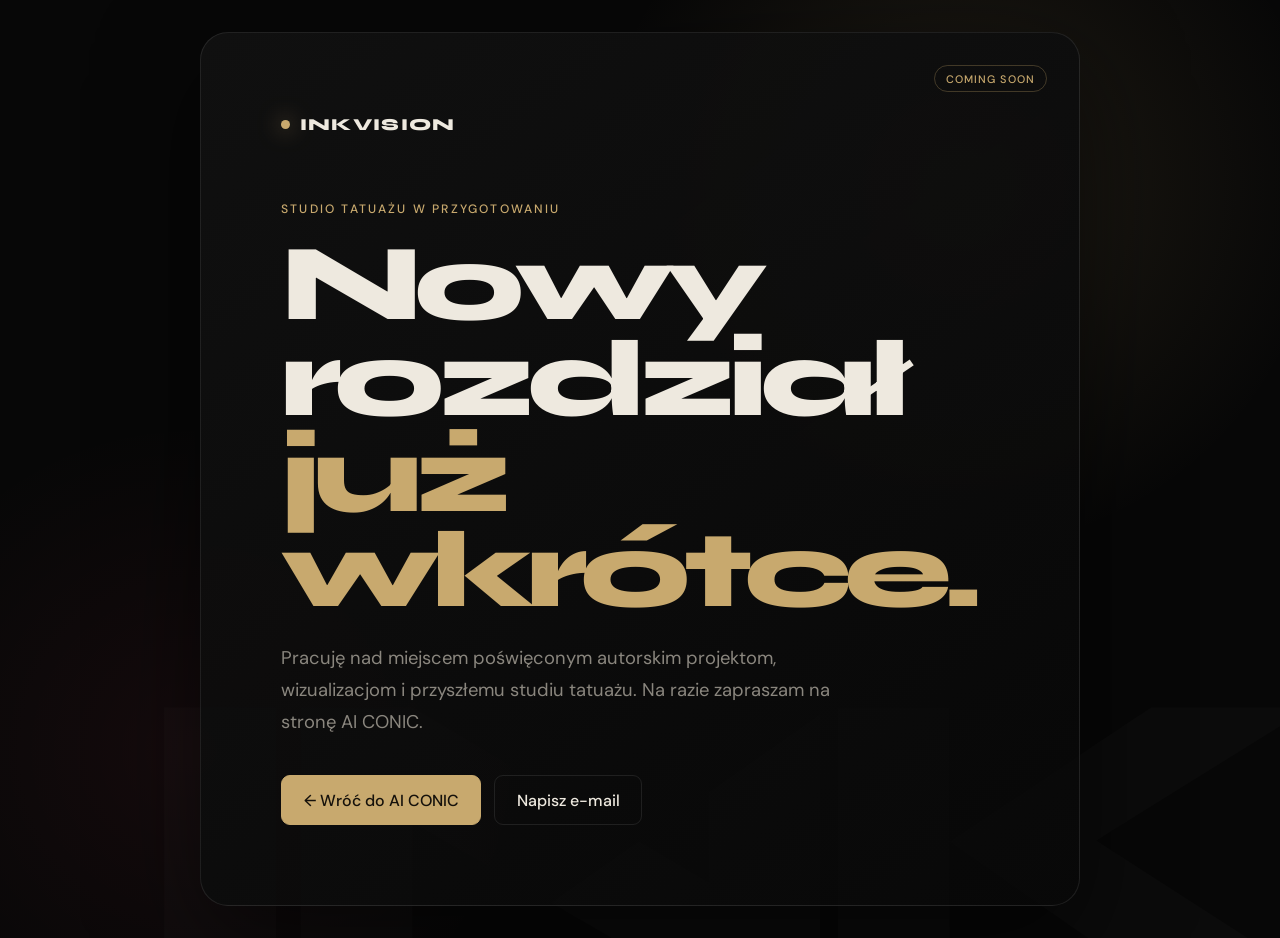
<file: tattoo.html>
<!DOCTYPE html>
<html lang="pl">
<head>
  <meta charset="UTF-8">
  <meta name="viewport" content="width=device-width, initial-scale=1.0">
  <meta name="robots" content="noindex, nofollow">
  <meta name="theme-color" content="#070707">
  <title>InkVision — Coming soon</title>
  <meta name="description" content="InkVision — przyszłe studio tatuażu i autorskich projektów. Strona w przygotowaniu.">
  <link rel="preconnect" href="https://fonts.googleapis.com">
  <link rel="preconnect" href="https://fonts.gstatic.com" crossorigin>
  <link href="https://fonts.googleapis.com/css2?family=DM+Sans:wght@300;400;500&family=Syne:wght@600;700;800&display=swap" rel="stylesheet">
  <style>
    :root {
      --bg: #070707;
      --surface: #101010;
      --gold: #c8a96e;
      --text: #eee9df;
      --muted: #8a867e;
      --border: rgba(255,255,255,.09);
    }
    *, *::before, *::after { box-sizing: border-box; }
    body {
      min-height: 100svh;
      margin: 0;
      display: grid;
      place-items: center;
      padding: 2rem;
      overflow-x: hidden;
      background:
        radial-gradient(circle at 75% 20%, rgba(200,169,110,.13), transparent 30%),
        radial-gradient(circle at 15% 80%, rgba(255,77,109,.06), transparent 25%),
        var(--bg);
      color: var(--text);
      font-family: "DM Sans", sans-serif;
    }
    body::before {
      content: "INK";
      position: fixed;
      right: -2vw;
      bottom: -10vw;
      color: rgba(255,255,255,.018);
      font: 800 clamp(12rem, 35vw, 34rem)/.8 "Syne", sans-serif;
      letter-spacing: -.1em;
      pointer-events: none;
    }
    main {
      position: relative;
      width: min(100%, 880px);
      padding: clamp(2rem, 7vw, 5rem);
      border: 1px solid var(--border);
      border-radius: 28px;
      background: linear-gradient(145deg, rgba(17,17,17,.94), rgba(8,8,8,.9));
      box-shadow: 0 35px 100px rgba(0,0,0,.55);
    }
    .brand {
      display: inline-flex;
      align-items: center;
      gap: .6rem;
      margin-bottom: 4rem;
      font: 800 1.05rem "Syne", sans-serif;
      letter-spacing: .08em;
    }
    .brand::before {
      content: "";
      width: 9px;
      height: 9px;
      border-radius: 50%;
      background: var(--gold);
      box-shadow: 0 0 22px rgba(200,169,110,.8);
    }
    .label {
      margin: 0 0 1rem;
      color: var(--gold);
      font-size: .76rem;
      font-weight: 500;
      letter-spacing: .18em;
      text-transform: uppercase;
    }
    h1 {
      max-width: 720px;
      margin: 0 0 1.4rem;
      font: 800 clamp(3rem, 10vw, 6.8rem)/.88 "Syne", sans-serif;
      letter-spacing: -.07em;
    }
    h1 span { color: var(--gold); }
    p {
      max-width: 590px;
      margin: 0;
      color: var(--muted);
      font-size: clamp(1rem, 2vw, 1.15rem);
      line-height: 1.75;
    }
    .actions {
      display: flex;
      flex-wrap: wrap;
      gap: .8rem;
      margin-top: 2.3rem;
    }
    a {
      display: inline-flex;
      min-height: 50px;
      align-items: center;
      justify-content: center;
      padding: .8rem 1.35rem;
      border: 1px solid var(--border);
      border-radius: 9px;
      color: var(--text);
      text-decoration: none;
      font-weight: 500;
      transition: transform .2s, border-color .2s;
    }
    a:hover { transform: translateY(-2px); border-color: rgba(200,169,110,.5); }
    a.primary { border-color: var(--gold); background: var(--gold); color: #15110b; }
    .status {
      position: absolute;
      top: 2rem;
      right: 2rem;
      padding: .35rem .7rem;
      border: 1px solid rgba(200,169,110,.28);
      border-radius: 99px;
      color: var(--gold);
      font-size: .68rem;
      font-weight: 500;
      letter-spacing: .1em;
      text-transform: uppercase;
    }
    @media (max-width: 650px) {
      body { padding: 1rem; }
      main { padding: 2rem 1.4rem; border-radius: 20px; }
      .brand { margin-bottom: 5rem; }
      .status { top: 4.6rem; left: 1.4rem; right: auto; }
    }
  </style>
</head>
<body>
  <main>
    <div class="brand">INKVISION</div>
    <span class="status">Coming soon</span>
    <p class="label">Studio tatuażu w przygotowaniu</p>
    <h1>Nowy rozdział<br><span>już wkrótce.</span></h1>
    <p>Pracuję nad miejscem poświęconym autorskim projektom, wizualizacjom i przyszłemu studiu tatuażu. Na razie zapraszam na stronę AI CONIC.</p>
    <div class="actions">
      <a class="primary" href="index.html">← Wróć do AI CONIC</a>
      <a href="mailto:leszek.papierz@gmail.com">Napisz e-mail</a>
    </div>
  </main>
</body>
</html>
</file>
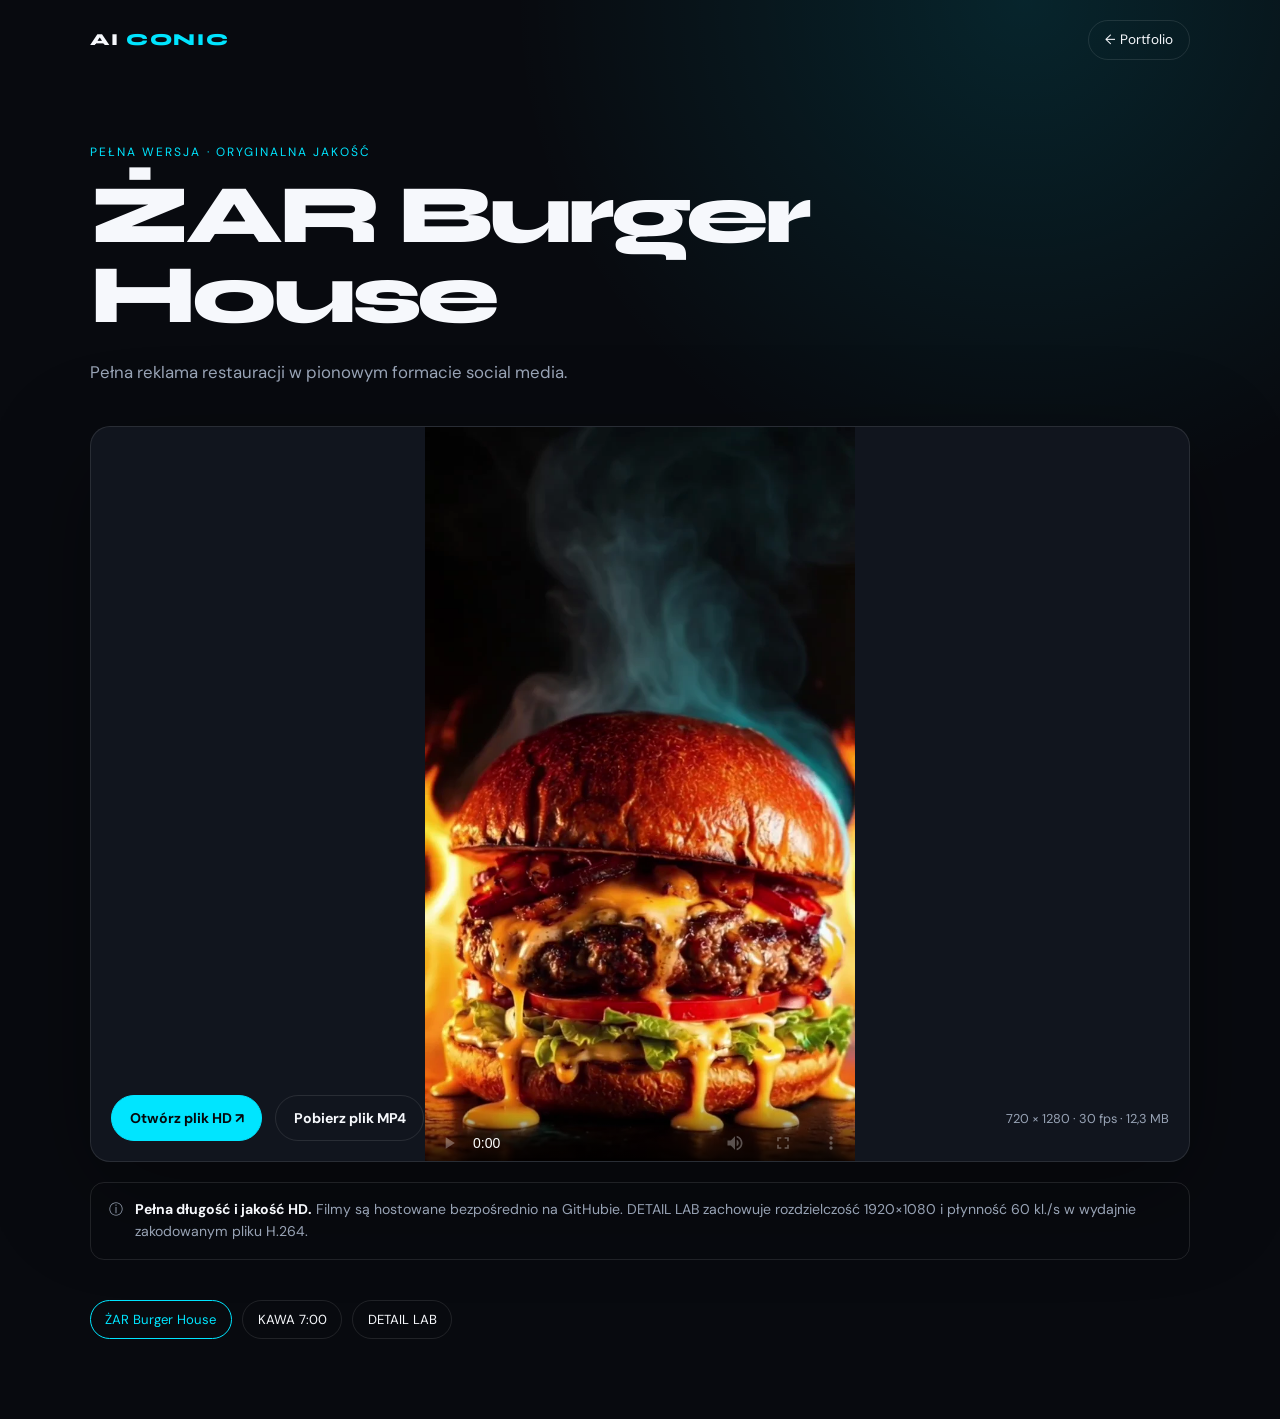
<file: video-hd.html>
<!doctype html>
<html lang="pl">
<head>
  <meta charset="utf-8">
  <meta name="viewport" content="width=device-width,initial-scale=1">
  <meta name="description" content="Pełne wersje HD reklam wideo AI CONIC — oglądanie i pobieranie.">
  <title>Wideo HD | AI CONIC</title>
  <style>
    @import url('https://fonts.googleapis.com/css2?family=DM+Sans:wght@400;500;600;700&family=Syne:wght@700;800&display=swap');
    :root{--bg:#080a0f;--panel:#11151e;--text:#f6f8fc;--muted:#98a3b5;--accent:#00e5ff;--line:rgba(255,255,255,.1)}
    *{box-sizing:border-box} body{margin:0;min-height:100vh;background:radial-gradient(circle at 80% 0,rgba(0,229,255,.12),transparent 32rem),var(--bg);color:var(--text);font-family:"DM Sans",sans-serif}
    a{color:inherit}.wrap{width:min(1100px,calc(100% - 2rem));margin:auto}.top{display:flex;justify-content:space-between;align-items:center;padding:1.25rem 0;gap:1rem}.brand{font:800 1.05rem "Syne",sans-serif;letter-spacing:.1em;text-decoration:none}.brand span{color:var(--accent)}.back{border:1px solid var(--line);border-radius:999px;padding:.65rem 1rem;text-decoration:none;font-size:.85rem}
    main{padding:4rem 0 5rem}.eyebrow{color:var(--accent);font-size:.75rem;letter-spacing:.17em;text-transform:uppercase;margin:0 0 1rem}h1{font:800 clamp(2.5rem,7vw,5.2rem)/.96 "Syne",sans-serif;letter-spacing:-.05em;margin:0;max-width:900px}.lead{max-width:700px;color:var(--muted);line-height:1.7;font-size:1.05rem;margin:1.4rem 0 2.5rem}
    .player-card{border:1px solid var(--line);border-radius:20px;overflow:hidden;background:var(--panel);box-shadow:0 30px 100px rgba(0,0,0,.35)}.screen{position:relative;display:grid;place-items:center;min-height:340px;background:#000}.screen.landscape{aspect-ratio:16/9}.screen.portrait{width:min(430px,100%);aspect-ratio:9/16;max-height:72vh;margin:auto}.screen img,.screen video{display:block;width:100%;height:100%;object-fit:contain;background:#000}.screen video[hidden]{display:none}
    .loader{position:absolute;inset:0;display:grid;place-items:center;padding:2rem;background:rgba(0,0,0,.5);text-align:center}.loader[hidden]{display:none}.loader strong{display:block;font:700 1.1rem "Syne",sans-serif}.progress{width:min(420px,75vw);height:7px;margin:1rem auto .65rem;border-radius:999px;background:rgba(255,255,255,.16);overflow:hidden}.bar{height:100%;width:0;background:var(--accent);transition:width .2s}.status{color:#dce5ef;font-size:.85rem}
    .actions{display:flex;flex-wrap:wrap;align-items:center;gap:.8rem;padding:1.25rem}.button{appearance:none;border:1px solid var(--accent);border-radius:999px;padding:.8rem 1.1rem;background:var(--accent);color:#05080c;text-decoration:none;font:700 .88rem "DM Sans",sans-serif;cursor:pointer}.button.secondary{background:transparent;color:var(--text);border-color:var(--line)}.button[disabled],.button.disabled{opacity:.45;pointer-events:none}.meta{margin-left:auto;color:var(--muted);font-size:.8rem}
    .note{display:flex;gap:.8rem;margin-top:1.25rem;padding:1rem 1.1rem;border:1px solid var(--line);border-radius:14px;color:var(--muted);font-size:.88rem;line-height:1.55}.note b{color:var(--text)}
    .switcher{display:flex;flex-wrap:wrap;gap:.65rem;margin-top:2.5rem}.switcher a{padding:.65rem .9rem;border:1px solid var(--line);border-radius:999px;text-decoration:none;font-size:.82rem}.switcher a.current{border-color:var(--accent);color:var(--accent)}
    @media(max-width:650px){main{padding-top:2.5rem}.screen{min-height:240px}.actions{align-items:stretch}.button{text-align:center;flex:1 1 100%}.meta{margin:0;width:100%;text-align:center}}
  </style>
</head>
<body>
  <header class="wrap top"><a class="brand" href="index.html">AI <span>CONIC</span></a><a class="back" href="index.html#portfolio">← Portfolio</a></header>
  <main class="wrap">
    <p class="eyebrow">Pełna wersja · oryginalna jakość</p>
    <h1 id="title">Wideo HD</h1>
    <p class="lead" id="description"></p>
    <section class="player-card">
      <div class="screen" id="screen">
        <video id="video" controls playsinline preload="metadata"></video>
        <div class="loader" id="loader" hidden>
          <div>
            <strong>Ładowanie pełnej wersji HD…</strong>
            <div class="progress"><div class="bar" id="progressBar"></div></div>
            <span class="status" id="loadStatus">Przygotowywanie filmu</span>
          </div>
        </div>
      </div>
      <div class="actions">
        <a class="button" id="openButton" href="#" target="_blank" rel="noopener">Otwórz plik HD ↗</a>
        <a class="button secondary" id="downloadButton" href="#" download>Pobierz plik MP4</a>
        <span class="meta" id="meta"></span>
      </div>
    </section>
    <div class="note"><span>ⓘ</span><span><b>Pełna długość i jakość HD.</b> Filmy są hostowane bezpośrednio na GitHubie. DETAIL LAB zachowuje rozdzielczość 1920×1080 i płynność 60 kl./s w wydajnie zakodowanym pliku H.264.</span></div>
    <nav class="switcher" aria-label="Pozostałe filmy">
      <a href="?film=burger" data-film="burger">ŻAR Burger House</a>
      <a href="?film=coffee" data-film="coffee">KAWA 7:00</a>
      <a href="?film=detailing" data-film="detailing">DETAIL LAB</a>
    </nav>
  </main>
  <script>
    const films = {
      burger: {
        title: 'ŻAR Burger House',
        description: 'Pełna reklama restauracji w pionowym formacie social media.',
        src: 'assets/video/hd/zar-burger-house-HD.mp4',
        filename: 'zar-burger-house-HD.mp4',
        size: 12264163, sizeLabel: '12,3 MB', resolution: '720 × 1280 · 30 fps',
        ratio: 'portrait', poster: 'assets/video/zar-burger-house-poster.webp'
      },
      coffee: {
        title: 'KAWA 7:00',
        description: 'Pełna pionowa reklama kawiarni w natywnej rozdzielczości.',
        chunks: Array.from({length: 13}, (_, index) => `assets/video/hd/coffee-v3/part-${String(index).padStart(2, '0')}.bin`),
        filename: 'kawa-7-00-HD-v2.mp4',
        size: 7599545, sizeLabel: '7,6 MB', resolution: '1080 × 1896 · 30 fps',
        ratio: 'portrait', poster: 'assets/portfolio/generated/portfolio-video-coffee.webp'
      },
      detailing: {
        title: 'DETAIL LAB',
        description: 'Gotowy spot auto detailingu w pełnej jakości Full HD i płynności 60 kl./s.',
        src: 'assets/video/hd/detail-lab-HD-1080p60.mp4',
        filename: 'detail-lab-HD-1080p60.mp4',
        size: 38345901, sizeLabel: '38,3 MB', resolution: '1920 × 1080 · 60 fps',
        ratio: 'landscape', poster: 'assets/video/detail-lab-poster.webp'
      }
    };

    const key = new URLSearchParams(location.search).get('film');
    const filmKey = films[key] ? key : 'burger';
    const film = films[filmKey];
    const title = document.getElementById('title');
    const description = document.getElementById('description');
    const screen = document.getElementById('screen');
    const video = document.getElementById('video');
    const openButton = document.getElementById('openButton');
    const downloadButton = document.getElementById('downloadButton');
    const loader = document.getElementById('loader');
    const progressBar = document.getElementById('progressBar');
    const loadStatus = document.getElementById('loadStatus');

    document.title = `${film.title} — pełna wersja HD | AI CONIC`;
    title.textContent = film.title;
    description.textContent = film.description;
    screen.classList.add(film.ratio);
    video.poster = film.poster;
    video.setAttribute('aria-label', `Pełna reklama ${film.title}`);
    document.getElementById('meta').textContent = `${film.resolution} · ${film.sizeLabel}`;
    document.querySelector(`[data-film="${filmKey}"]`).classList.add('current');

    function setVideoSource(source) {
      video.src = source;
      openButton.href = source;
      downloadButton.href = source;
      downloadButton.download = film.filename;
      openButton.classList.remove('disabled');
      downloadButton.classList.remove('disabled');
    }

    async function loadFilm() {
      if (!film.chunks) {
        setVideoSource(film.src);
        return;
      }

      loader.hidden = false;
      video.hidden = true;
      openButton.classList.add('disabled');
      downloadButton.classList.add('disabled');
      const parts = [];
      let loadedBytes = 0;

      for (let index = 0; index < film.chunks.length; index += 1) {
        const response = await fetch(film.chunks[index]);
        if (!response.ok) throw new Error(`Nie udało się pobrać części ${index + 1}.`);
        const part = await response.arrayBuffer();
        parts.push(part);
        loadedBytes += part.byteLength;
        const progress = Math.min(100, Math.round((loadedBytes / film.size) * 100));
        progressBar.style.width = `${progress}%`;
        loadStatus.textContent = `${progress}% · część ${index + 1} z ${film.chunks.length}`;
      }

      const objectUrl = URL.createObjectURL(new Blob(parts, {type: 'video/mp4'}));
      setVideoSource(objectUrl);
      loader.hidden = true;
      video.hidden = false;
    }

    loadFilm().catch((error) => {
      loadStatus.textContent = error.message;
      progressBar.style.width = '100%';
      progressBar.style.background = '#ff5b6e';
    });
  </script>
</body>
</html>
</file>
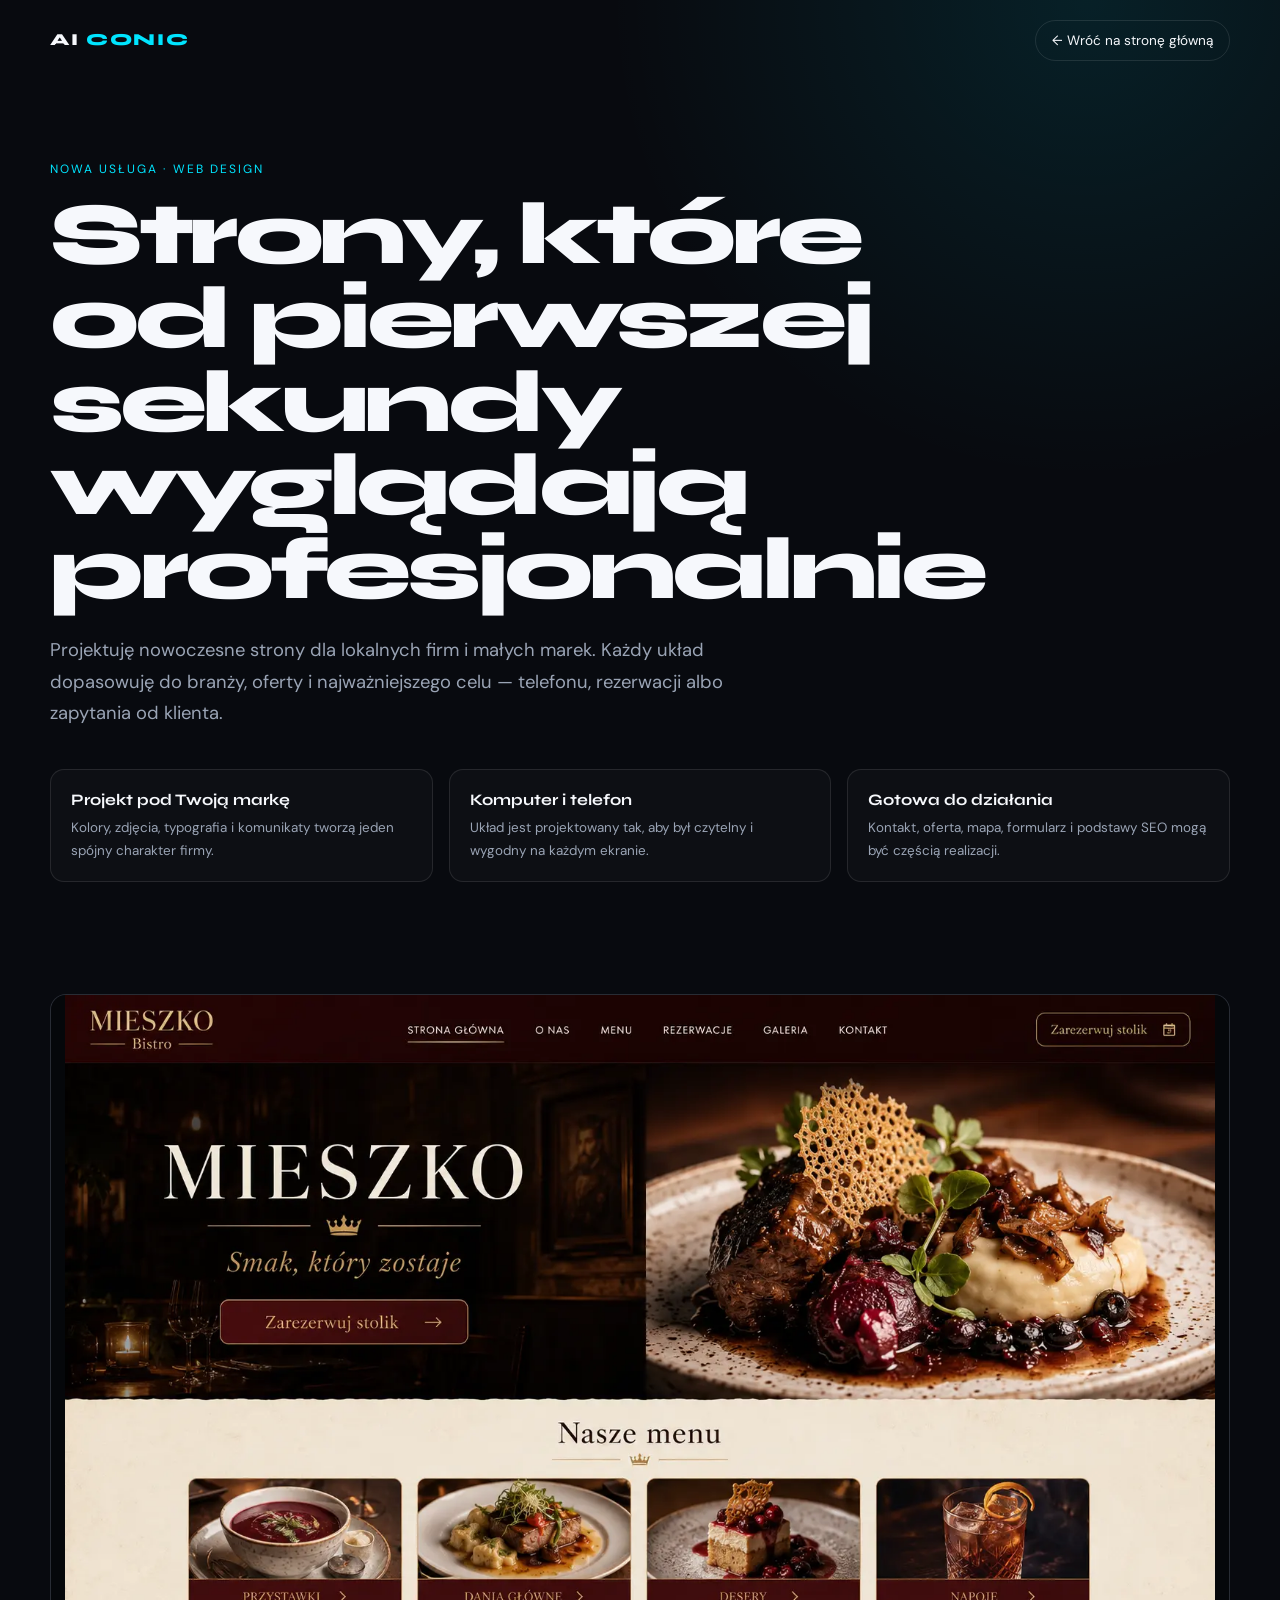
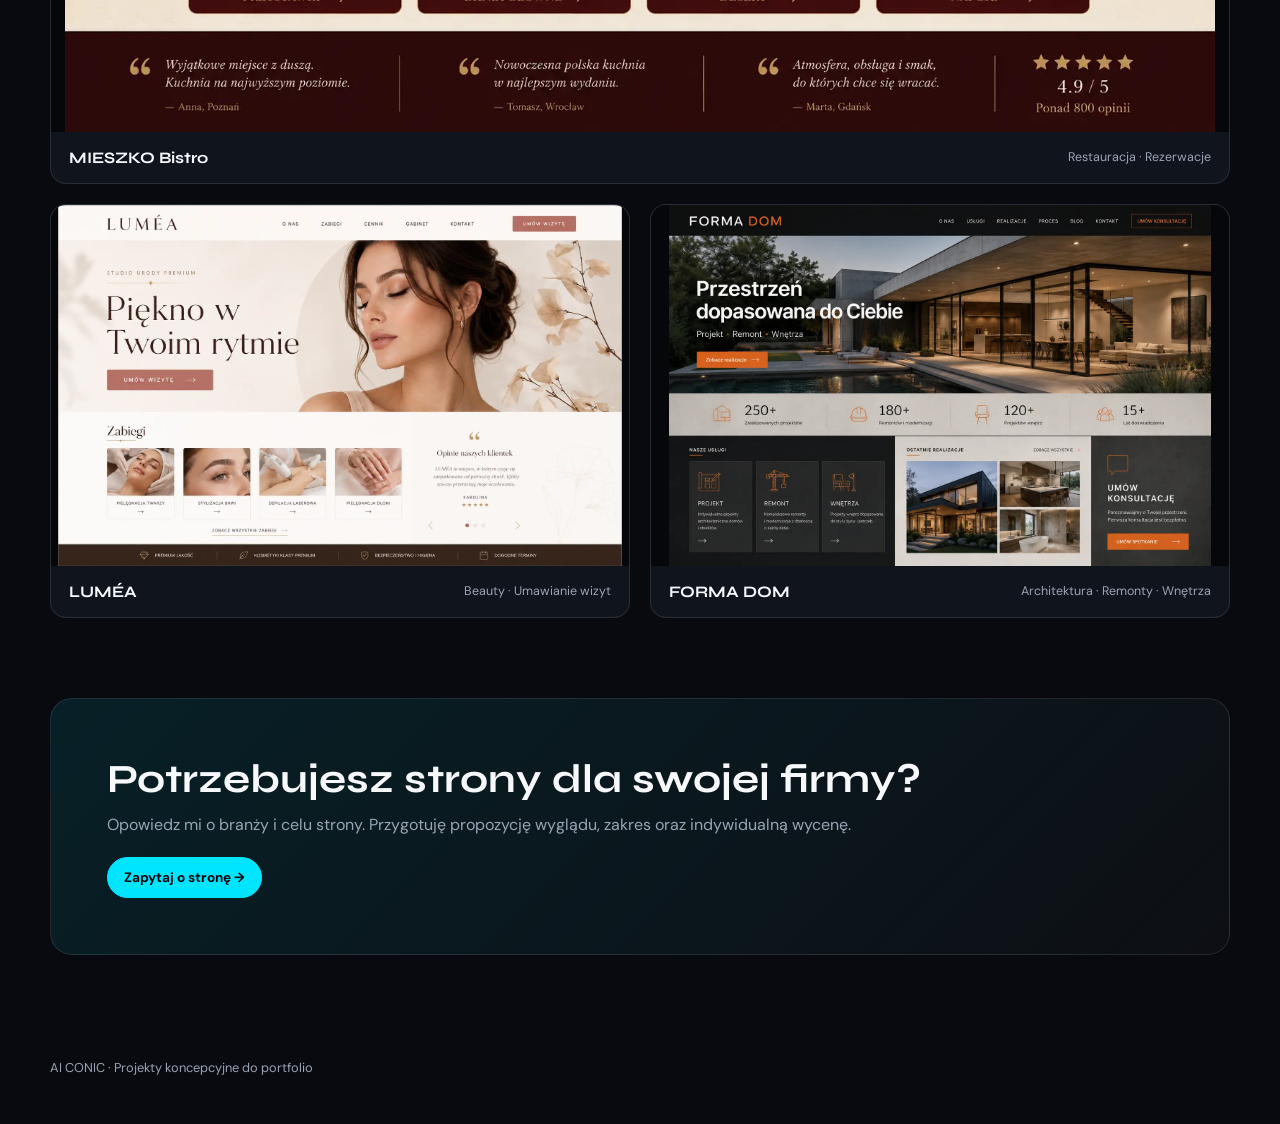
<file: websites.html>
<!DOCTYPE html>
<html lang="pl">
<head>
  <meta charset="utf-8">
  <meta name="viewport" content="width=device-width,initial-scale=1">
  <meta name="description" content="Przykładowe projekty stron internetowych AI CONIC dla restauracji, salonu beauty i firmy budowlano-wnętrzarskiej.">
  <meta name="theme-color" content="#080a0f">
  <title>Strony internetowe — portfolio | AI CONIC</title>
  <link rel="stylesheet" href="portfolio/gallery.css">
</head>
<body>
  <header class="wrap topbar">
    <a class="brand" href="index.html">AI <span>CONIC</span></a>
    <a class="back" href="index.html#strony-www">← Wróć na stronę główną</a>
  </header>

  <main class="wrap">
    <section class="hero">
      <p class="eyebrow">Nowa usługa · Web design</p>
      <h1>Strony, które od pierwszej sekundy wyglądają profesjonalnie</h1>
      <p class="lead">Projektuję nowoczesne strony dla lokalnych firm i małych marek. Każdy układ dopasowuję do branży, oferty i najważniejszego celu — telefonu, rezerwacji albo zapytania od klienta.</p>
    </section>

    <section class="website-features" aria-label="Zakres usługi tworzenia stron internetowych">
      <div class="website-feature">
        <strong>Projekt pod Twoją markę</strong>
        <span>Kolory, zdjęcia, typografia i komunikaty tworzą jeden spójny charakter firmy.</span>
      </div>
      <div class="website-feature">
        <strong>Komputer i telefon</strong>
        <span>Układ jest projektowany tak, aby był czytelny i wygodny na każdym ekranie.</span>
      </div>
      <div class="website-feature">
        <strong>Gotowa do działania</strong>
        <span>Kontakt, oferta, mapa, formularz i podstawy SEO mogą być częścią realizacji.</span>
      </div>
    </section>

    <section class="gallery" aria-label="Galeria projektów stron internetowych">
      <button class="work website-work" id="mieszko" type="button">
        <img src="assets/websites/mieszko-bistro.webp" alt="Projekt strony internetowej restauracji MIESZKO Bistro" loading="eager">
        <span class="caption"><strong>MIESZKO Bistro</strong><span>Restauracja · Rezerwacje</span></span>
      </button>
      <button class="work website-work" id="lumea" type="button">
        <img src="assets/websites/lumea-beauty.webp" alt="Projekt strony internetowej salonu LUMÉA Beauty" loading="lazy">
        <span class="caption"><strong>LUMÉA</strong><span>Beauty · Umawianie wizyt</span></span>
      </button>
      <button class="work website-work" id="forma" type="button">
        <img src="assets/websites/forma-dom.webp" alt="Projekt strony internetowej firmy FORMA DOM" loading="lazy">
        <span class="caption"><strong>FORMA DOM</strong><span>Architektura · Remonty · Wnętrza</span></span>
      </button>
    </section>

    <section class="contact">
      <h2>Potrzebujesz strony dla swojej firmy?</h2>
      <p>Opowiedz mi o branży i celu strony. Przygotuję propozycję wyglądu, zakres oraz indywidualną wycenę.</p>
      <a class="cta" href="index.html#kontakt">Zapytaj o stronę →</a>
    </section>
  </main>

  <footer class="wrap">AI CONIC · Projekty koncepcyjne do portfolio</footer>

  <div class="lightbox" hidden role="dialog" aria-modal="true" aria-label="Podgląd projektu strony">
    <button class="close" type="button" onclick="closeGraphic()" aria-label="Zamknij">×</button>
    <img src="[data-uri]" alt="">
  </div>
  <script src="portfolio/gallery.js"></script>
</body>
</html>
</file>
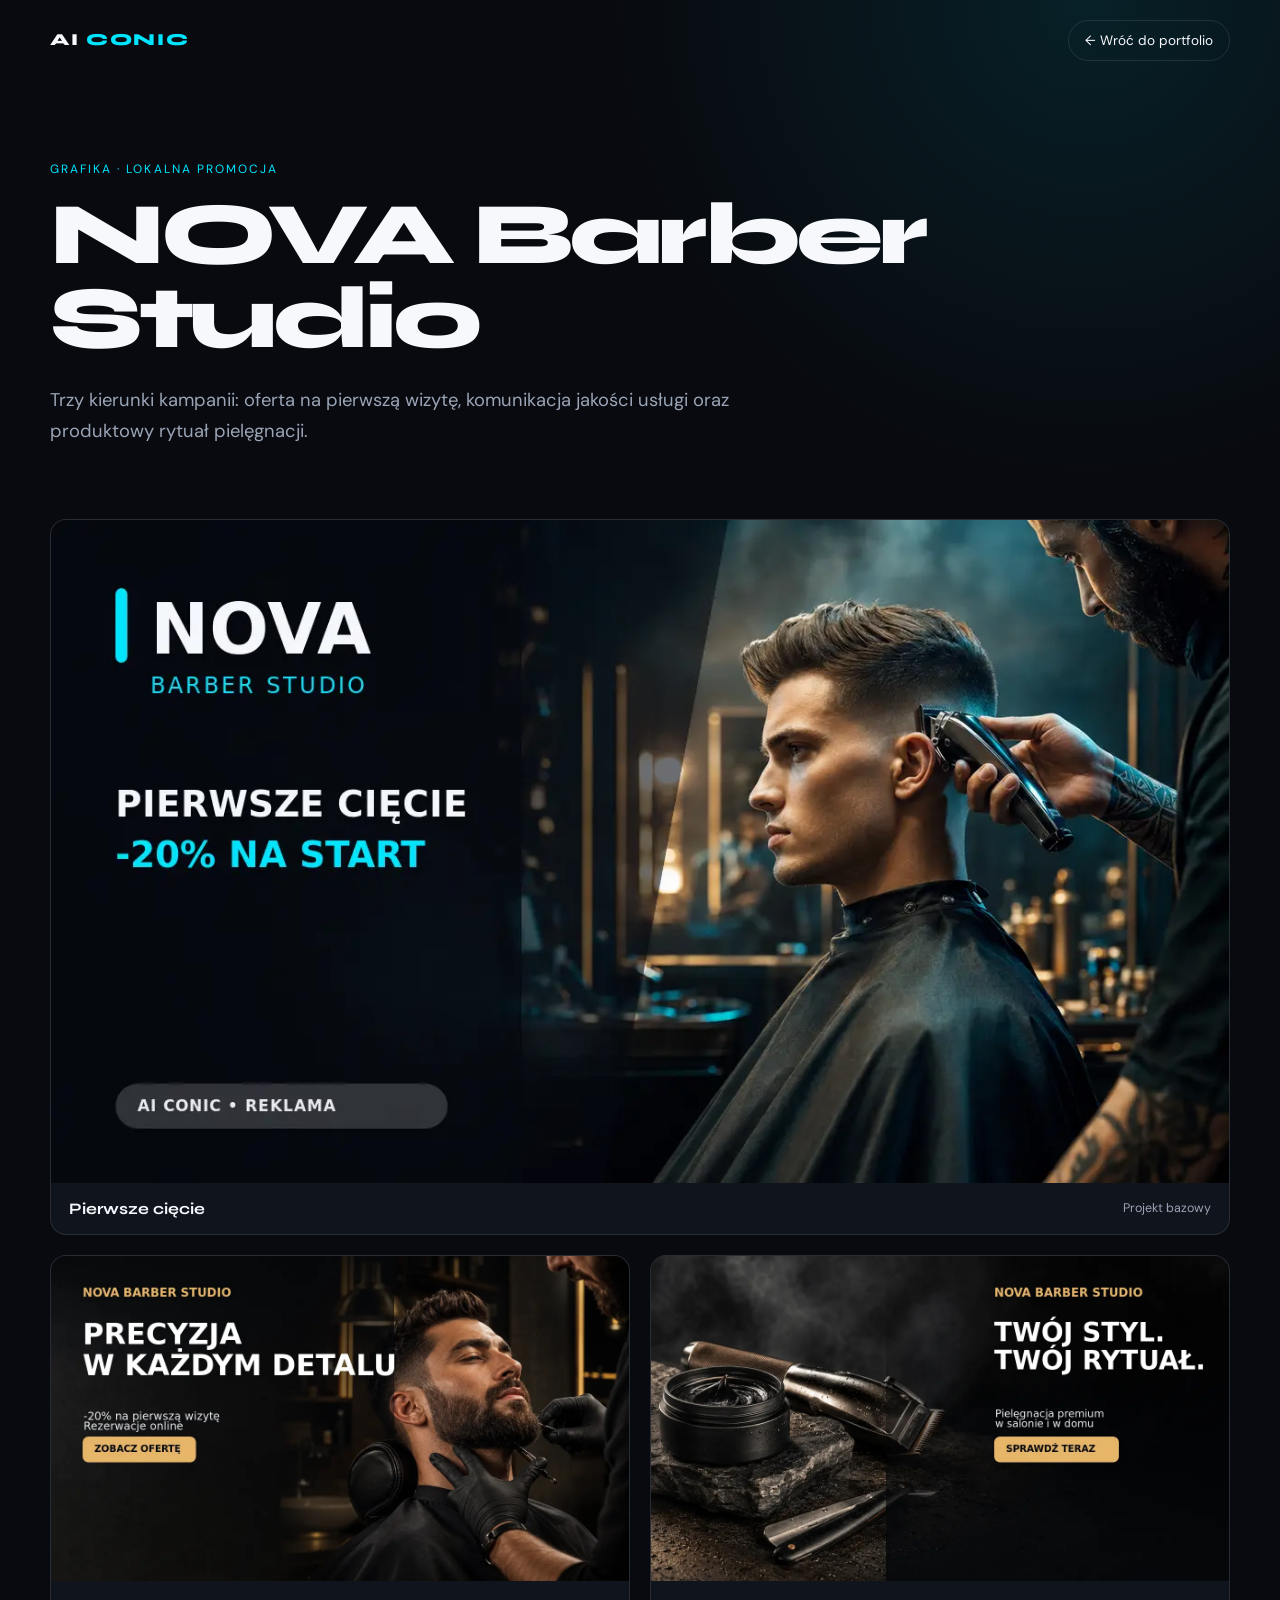
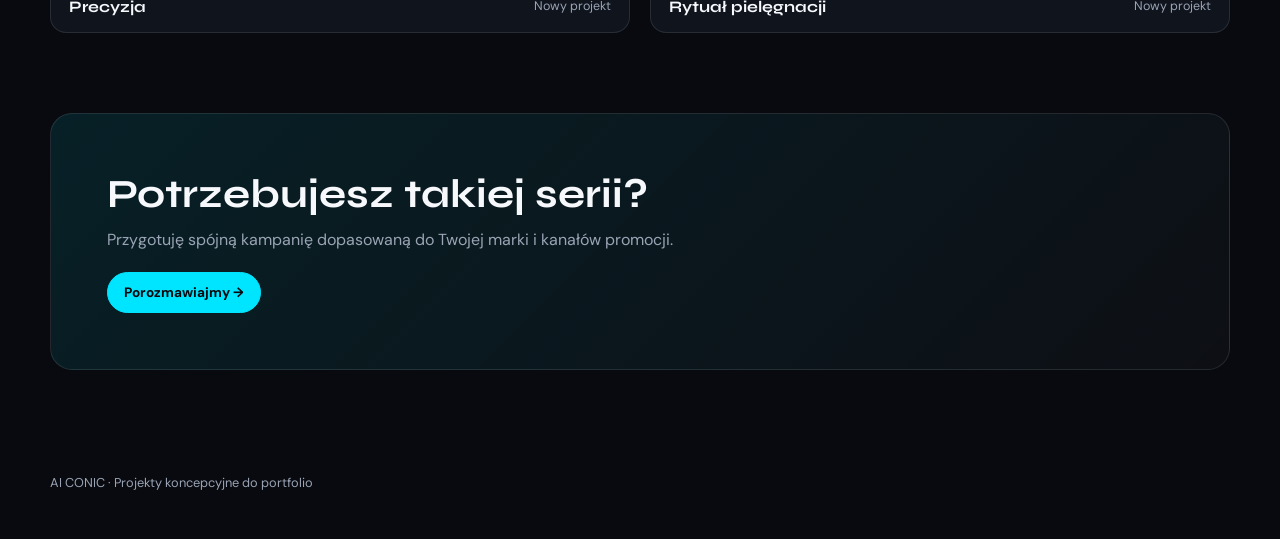
<file: portfolio/barber.html>
<!doctype html>
<html lang="pl">
<head>
  <meta charset="utf-8">
  <meta name="viewport" content="width=device-width,initial-scale=1">
  <meta name="description" content="Kampania graficzna dla fikcyjnego NOVA Barber Studio — portfolio AI CONIC.">
  <title>Barber — kampania graficzna | AI CONIC</title>
  <link rel="stylesheet" href="gallery.css">
</head>
<body>
  <header class="wrap topbar"><a class="brand" href="../index.html">AI <span>CONIC</span></a><a class="back" href="../index.html#portfolio">← Wróć do portfolio</a></header>
  <main class="wrap">
    <section class="hero"><p class="eyebrow">Grafika · lokalna promocja</p><h1>NOVA Barber Studio</h1><p class="lead">Trzy kierunki kampanii: oferta na pierwszą wizytę, komunikacja jakości usługi oraz produktowy rytuał pielęgnacji.</p></section>
    <section class="gallery" aria-label="Galeria kampanii NOVA Barber Studio">
      <button class="work"><img src="../assets/portfolio/generated/portfolio-barber-campaign.webp" alt="Kampania promocyjna NOVA Barber Studio" loading="eager"><span class="caption"><strong>Pierwsze cięcie</strong><span>Projekt bazowy</span></span></button>
      <button class="work"><img src="../assets/portfolio/generated/barber-precision.webp" alt="Reklama barbera z hasłem Precyzja w każdym detalu" loading="lazy"><span class="caption"><strong>Precyzja</strong><span>Nowy projekt</span></span></button>
      <button class="work"><img src="../assets/portfolio/generated/barber-ritual.webp" alt="Reklama kosmetyków i narzędzi barberskich" loading="lazy"><span class="caption"><strong>Rytuał pielęgnacji</strong><span>Nowy projekt</span></span></button>
    </section>
    <section class="contact"><h2>Potrzebujesz takiej serii?</h2><p>Przygotuję spójną kampanię dopasowaną do Twojej marki i kanałów promocji.</p><a class="cta" href="../index.html#kontakt">Porozmawiajmy →</a></section>
  </main>
  <footer class="wrap">AI CONIC · Projekty koncepcyjne do portfolio</footer>
  <div class="lightbox" hidden role="dialog" aria-modal="true" aria-label="Podgląd grafiki"><button class="close" type="button" onclick="closeGraphic()" aria-label="Zamknij">×</button><img alt=""></div>
  <script src="gallery.js"></script>
</body>
</html>
</file>
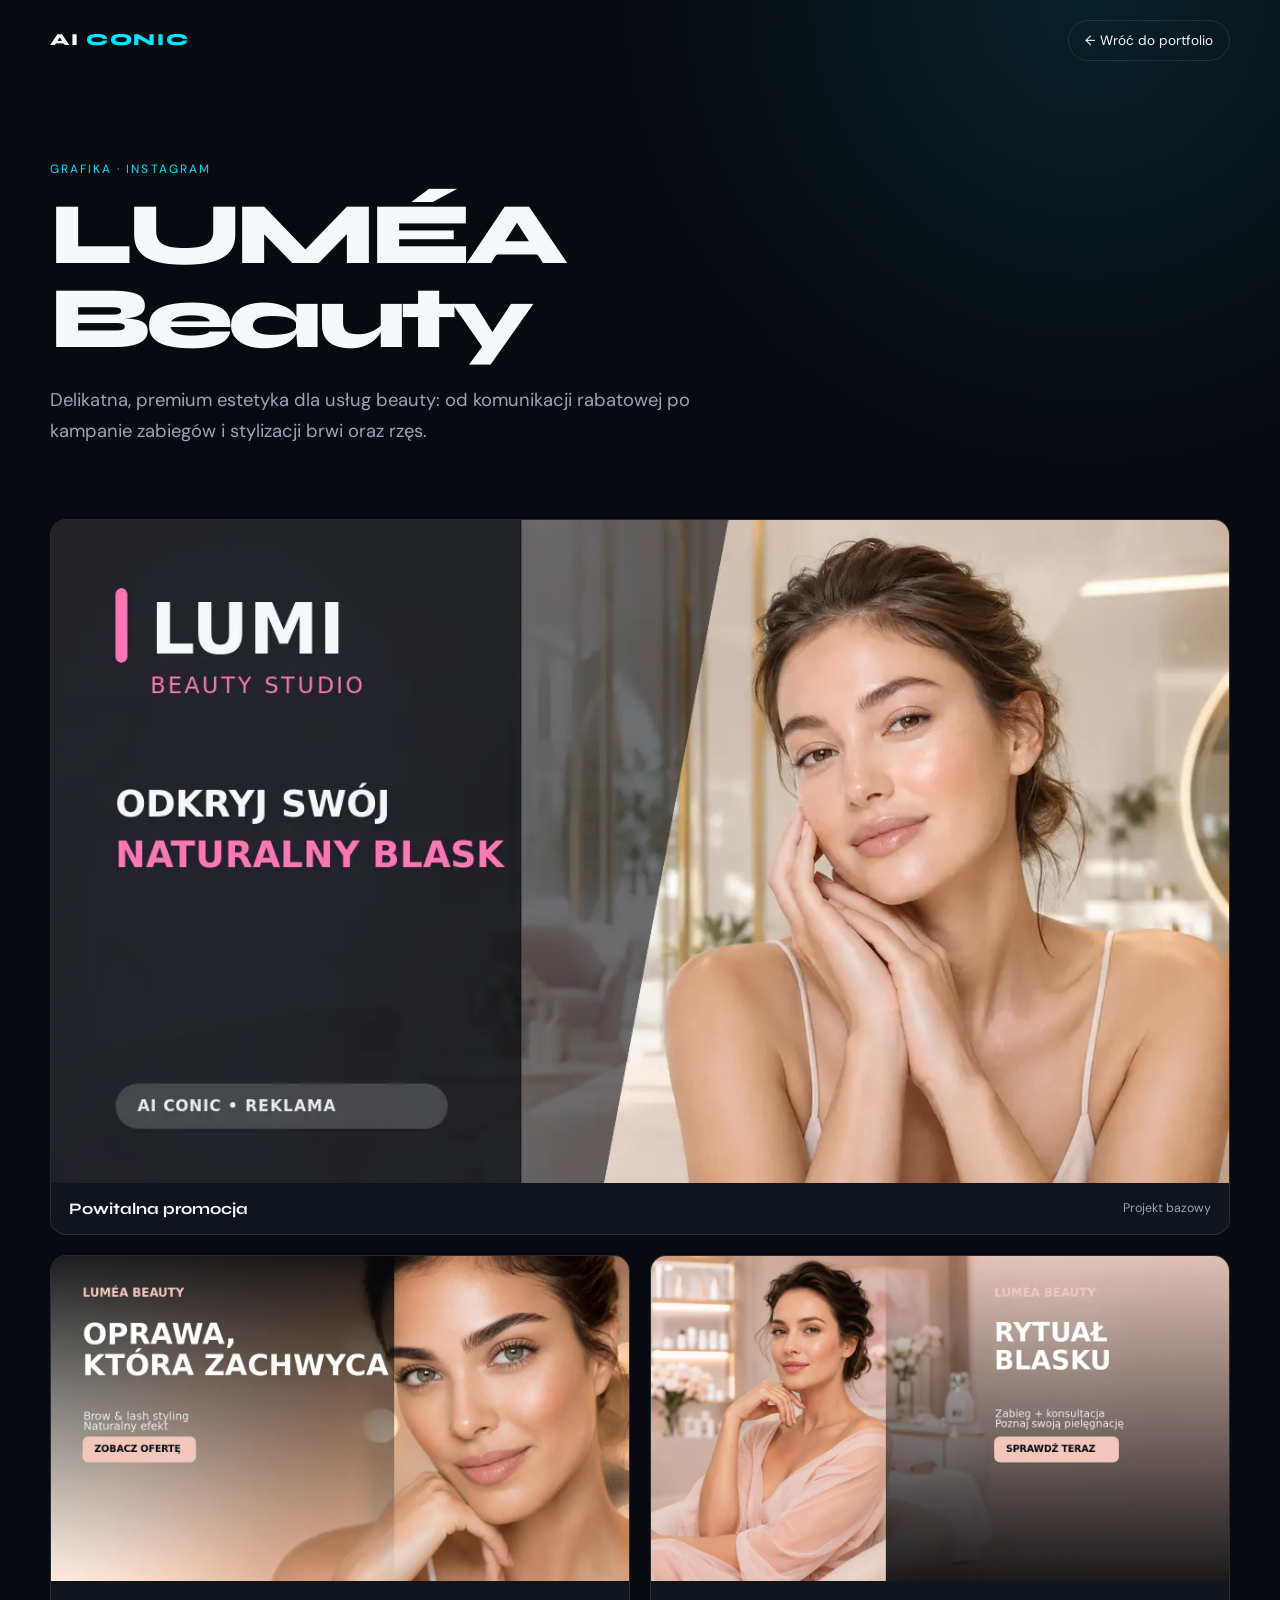
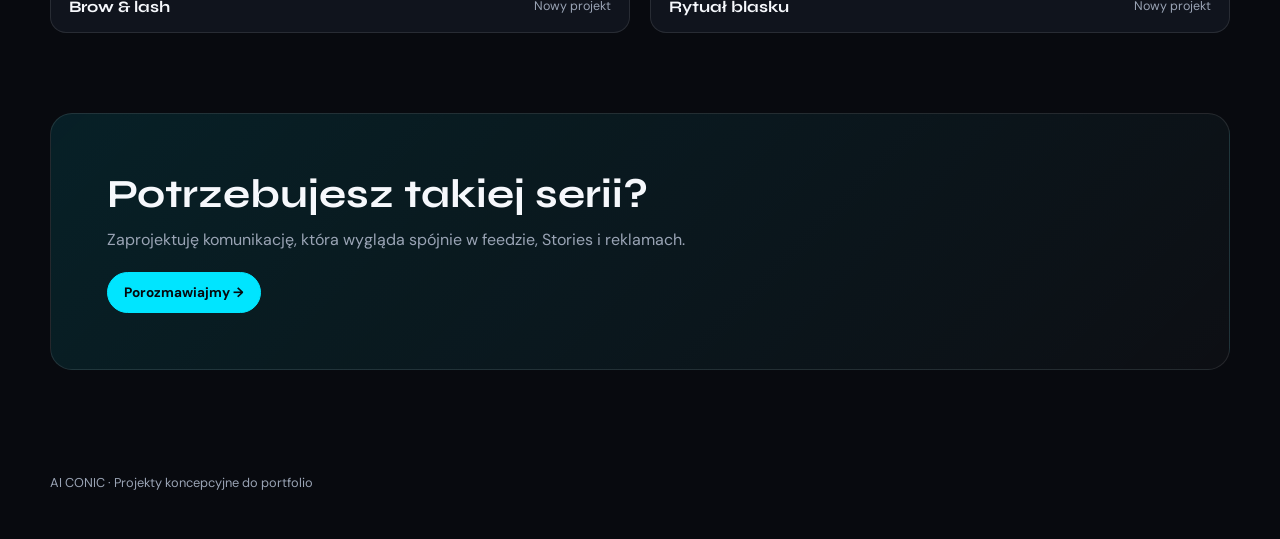
<file: portfolio/beauty.html>
<!doctype html>
<html lang="pl">
<head>
  <meta charset="utf-8"><meta name="viewport" content="width=device-width,initial-scale=1">
  <meta name="description" content="Kampania graficzna salonu beauty — portfolio AI CONIC.">
  <title>Beauty — kampania graficzna | AI CONIC</title><link rel="stylesheet" href="gallery.css">
</head>
<body>
  <header class="wrap topbar"><a class="brand" href="../index.html">AI <span>CONIC</span></a><a class="back" href="../index.html#portfolio">← Wróć do portfolio</a></header>
  <main class="wrap">
    <section class="hero"><p class="eyebrow">Grafika · Instagram</p><h1>LUMÉA Beauty</h1><p class="lead">Delikatna, premium estetyka dla usług beauty: od komunikacji rabatowej po kampanie zabiegów i stylizacji brwi oraz rzęs.</p></section>
    <section class="gallery" aria-label="Galeria kampanii LUMÉA Beauty">
      <button class="work"><img src="../assets/portfolio/generated/portfolio-beauty-campaign.webp" alt="Promocyjna grafika salonu beauty" loading="eager"><span class="caption"><strong>Powitalna promocja</strong><span>Projekt bazowy</span></span></button>
      <button class="work"><img src="../assets/portfolio/generated/beauty-brows.webp" alt="Kampania stylizacji brwi i rzęs" loading="lazy"><span class="caption"><strong>Brow & lash</strong><span>Nowy projekt</span></span></button>
      <button class="work"><img src="../assets/portfolio/generated/beauty-glow.webp" alt="Kampania zabiegu Rytuał blasku" loading="lazy"><span class="caption"><strong>Rytuał blasku</strong><span>Nowy projekt</span></span></button>
    </section>
    <section class="contact"><h2>Potrzebujesz takiej serii?</h2><p>Zaprojektuję komunikację, która wygląda spójnie w feedzie, Stories i reklamach.</p><a class="cta" href="../index.html#kontakt">Porozmawiajmy →</a></section>
  </main>
  <footer class="wrap">AI CONIC · Projekty koncepcyjne do portfolio</footer>
  <div class="lightbox" hidden role="dialog" aria-modal="true" aria-label="Podgląd grafiki"><button class="close" type="button" onclick="closeGraphic()" aria-label="Zamknij">×</button><img alt=""></div><script src="gallery.js"></script>
</body>
</html>
</file>
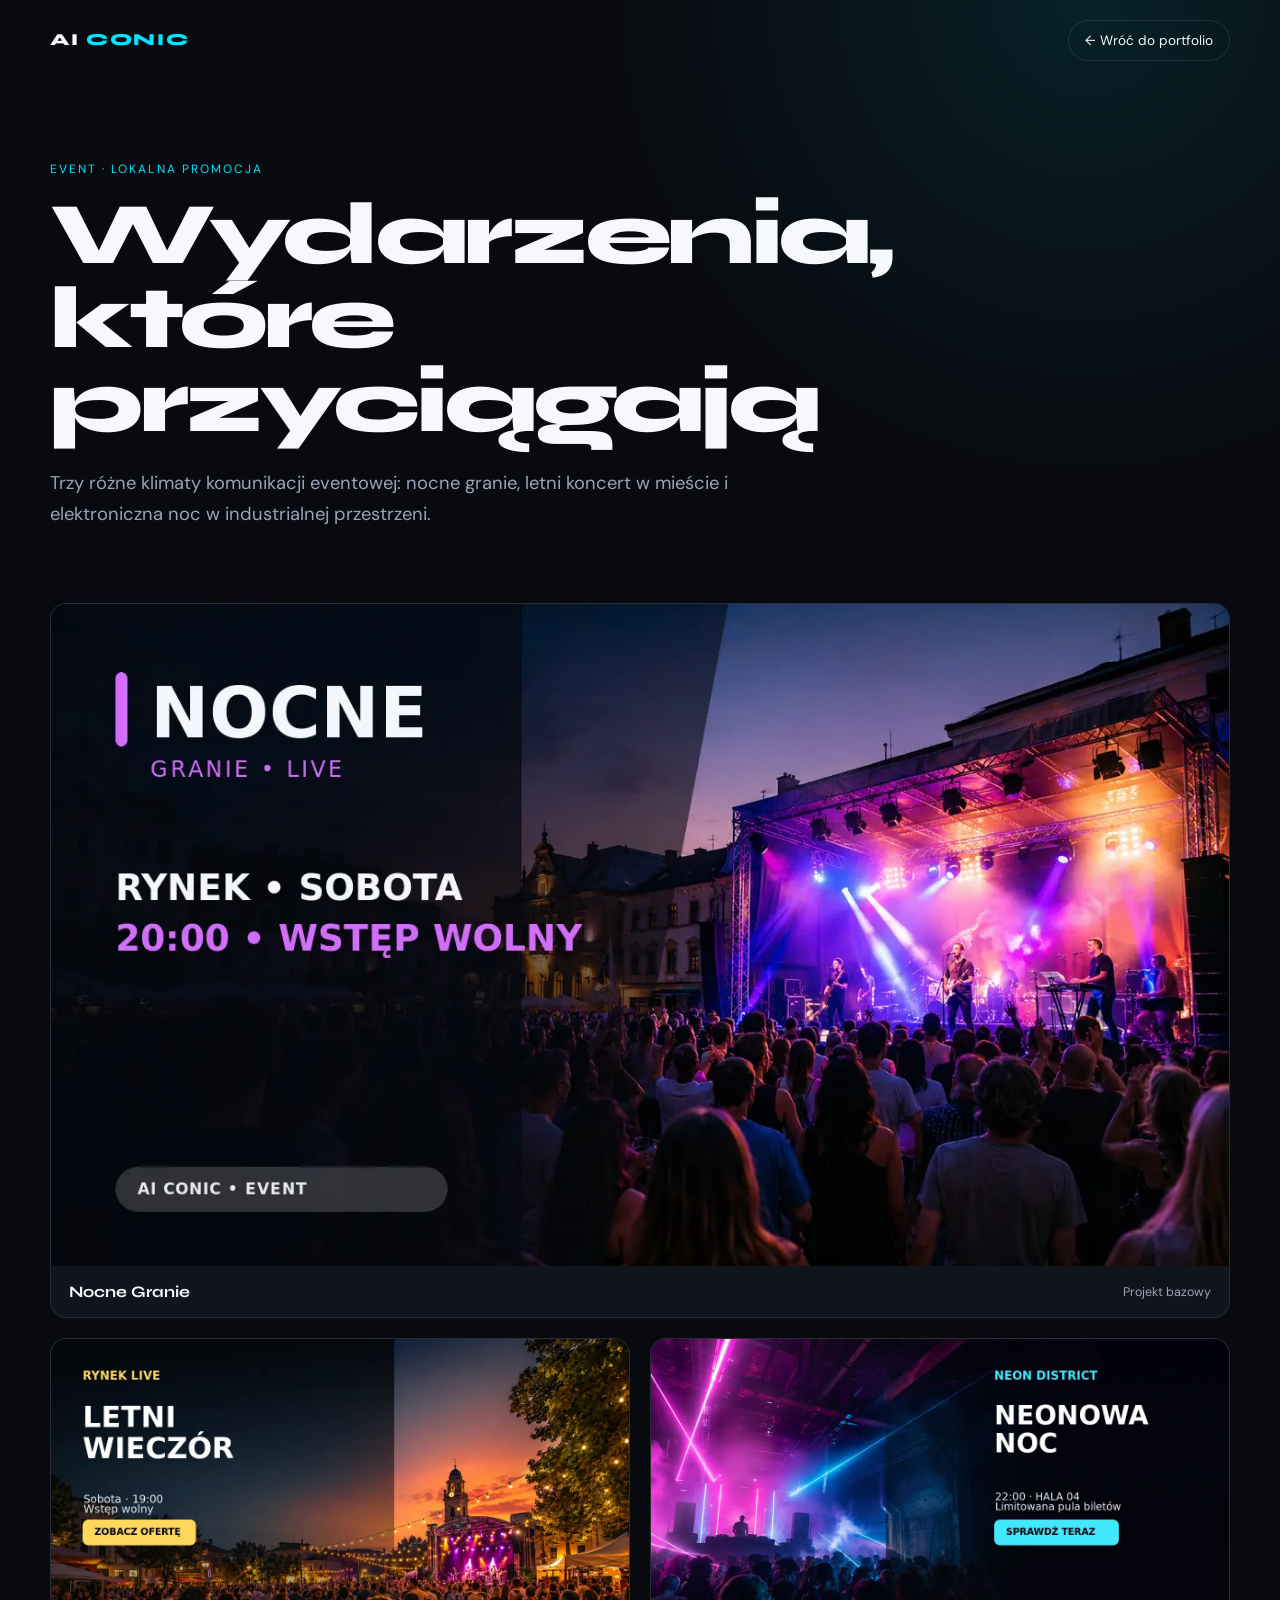
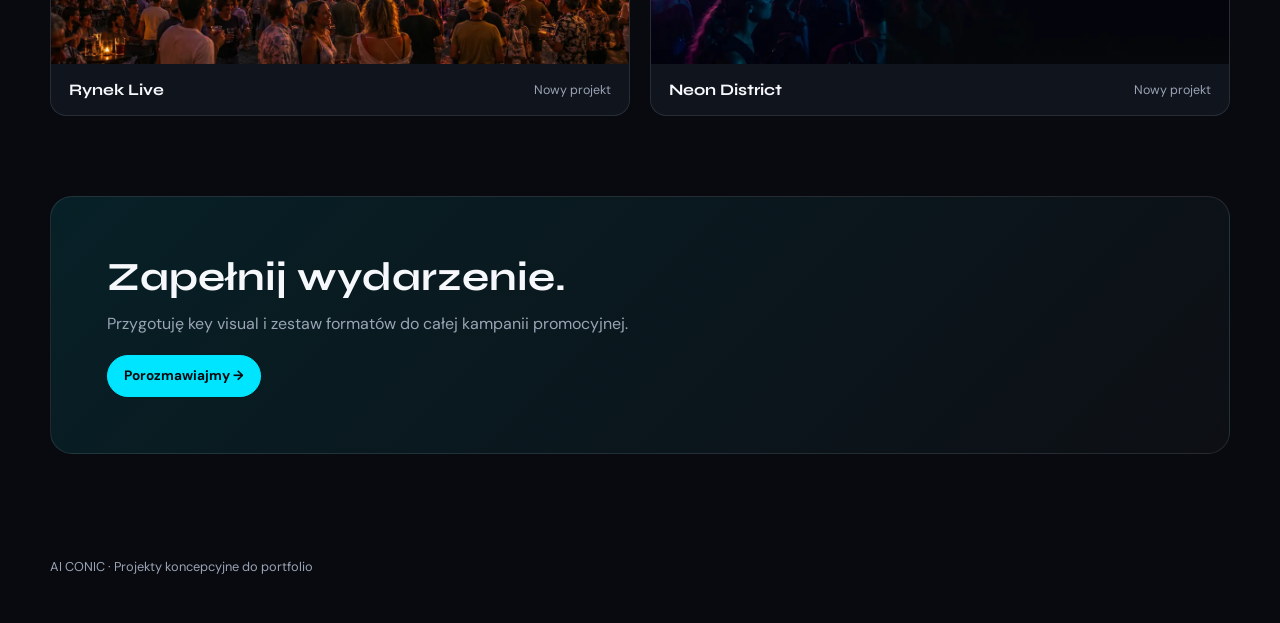
<file: portfolio/event.html>
<!doctype html>
<html lang="pl">
<head>
  <meta charset="utf-8"><meta name="viewport" content="width=device-width,initial-scale=1">
  <meta name="description" content="Grafiki promujące lokalne wydarzenia — portfolio AI CONIC.">
  <title>Wydarzenia — kampanie graficzne | AI CONIC</title><link rel="stylesheet" href="gallery.css">
</head>
<body>
  <header class="wrap topbar"><a class="brand" href="../index.html">AI <span>CONIC</span></a><a class="back" href="../index.html#portfolio">← Wróć do portfolio</a></header>
  <main class="wrap">
    <section class="hero"><p class="eyebrow">Event · lokalna promocja</p><h1>Wydarzenia, które przyciągają</h1><p class="lead">Trzy różne klimaty komunikacji eventowej: nocne granie, letni koncert w mieście i elektroniczna noc w industrialnej przestrzeni.</p></section>
    <section class="gallery" aria-label="Galeria kampanii wydarzeń">
      <button class="work"><img src="../assets/portfolio/generated/portfolio-local-event.webp" alt="Grafika wydarzenia Nocne Granie" loading="eager"><span class="caption"><strong>Nocne Granie</strong><span>Projekt bazowy</span></span></button>
      <button class="work"><img src="../assets/portfolio/generated/event-summer.webp" alt="Grafika wydarzenia Rynek Live" loading="lazy"><span class="caption"><strong>Rynek Live</strong><span>Nowy projekt</span></span></button>
      <button class="work"><img src="../assets/portfolio/generated/event-neon.webp" alt="Grafika wydarzenia Neon District" loading="lazy"><span class="caption"><strong>Neon District</strong><span>Nowy projekt</span></span></button>
    </section>
    <section class="contact"><h2>Zapełnij wydarzenie.</h2><p>Przygotuję key visual i zestaw formatów do całej kampanii promocyjnej.</p><a class="cta" href="../index.html#kontakt">Porozmawiajmy →</a></section>
  </main>
  <footer class="wrap">AI CONIC · Projekty koncepcyjne do portfolio</footer>
  <div class="lightbox" hidden role="dialog" aria-modal="true" aria-label="Podgląd grafiki"><button class="close" type="button" onclick="closeGraphic()" aria-label="Zamknij">×</button><img alt=""></div><script src="gallery.js"></script>
</body>
</html>
</file>
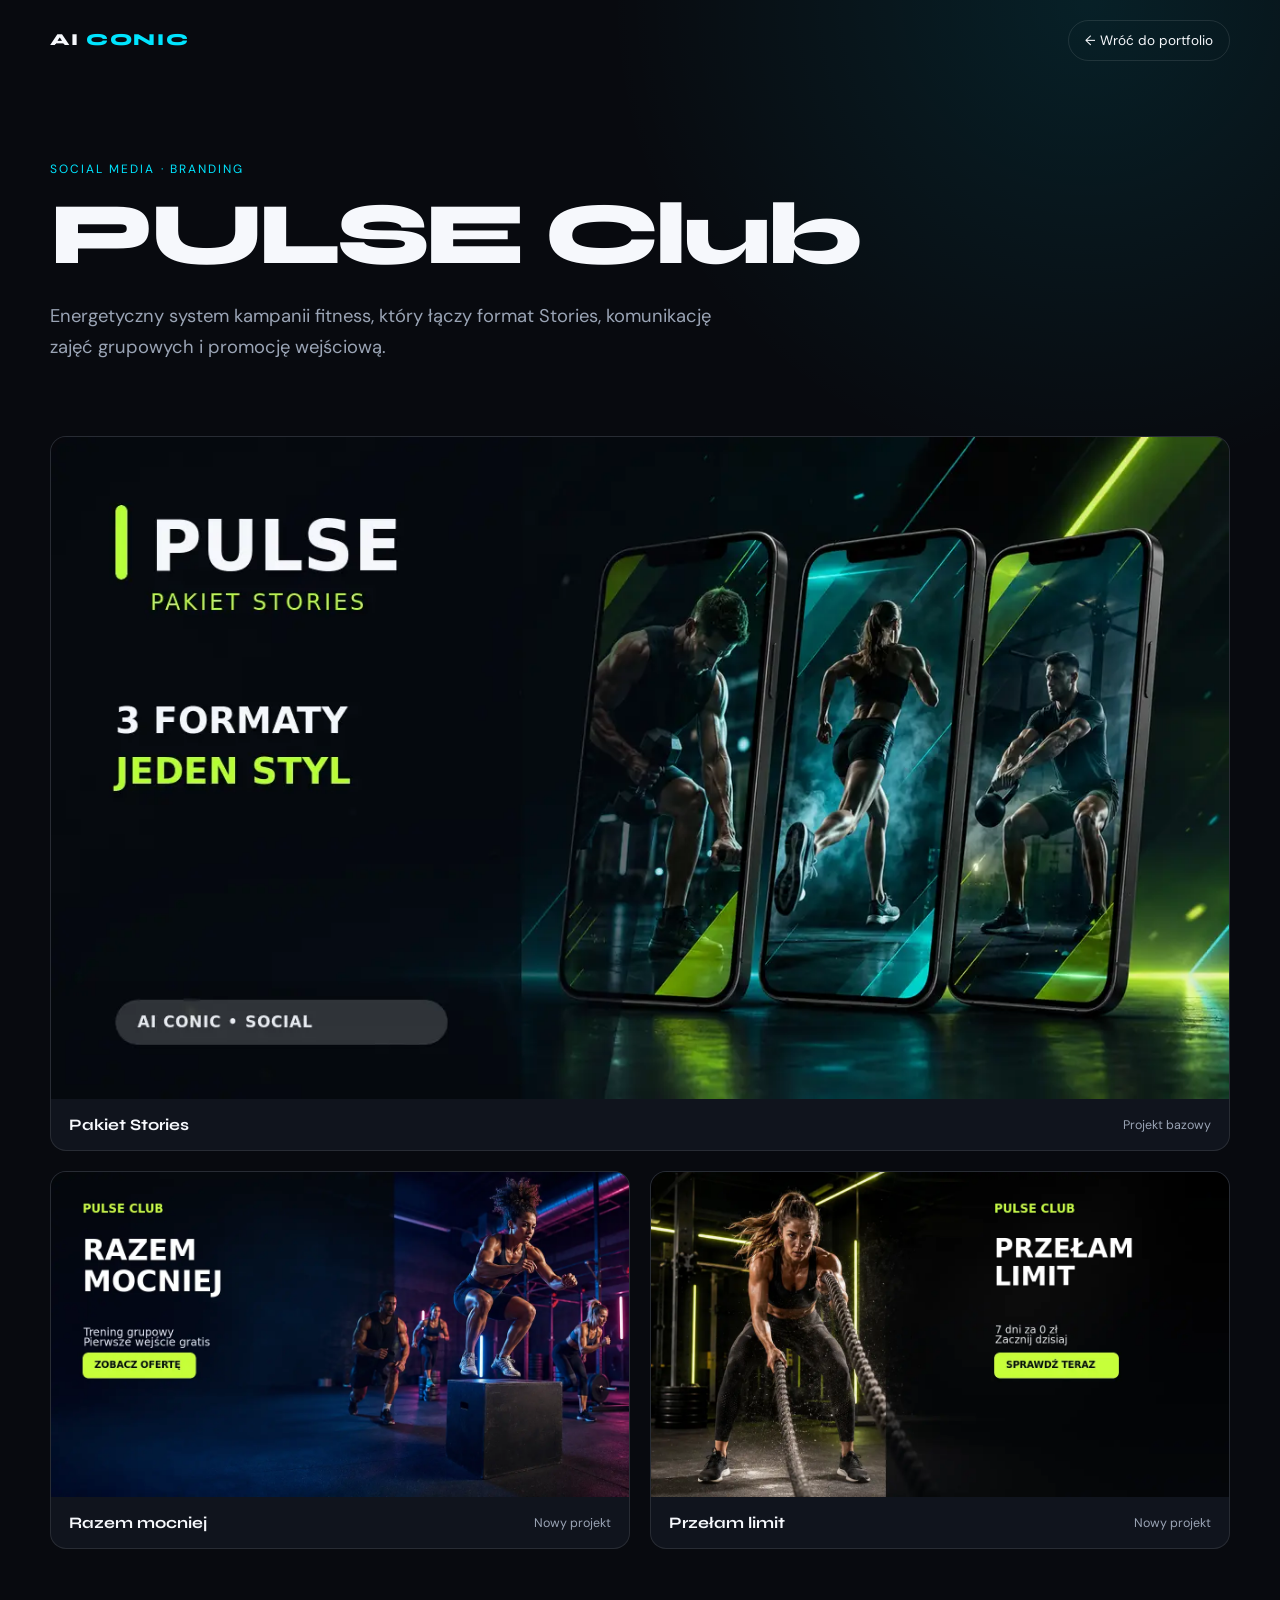
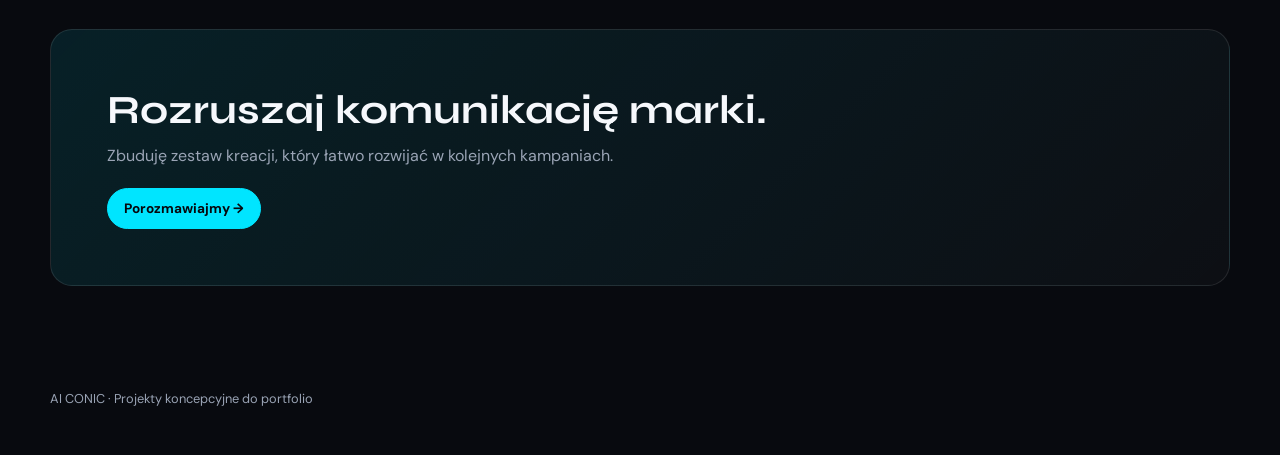
<file: portfolio/fitness.html>
<!doctype html>
<html lang="pl">
<head>
  <meta charset="utf-8"><meta name="viewport" content="width=device-width,initial-scale=1">
  <meta name="description" content="Kampania social media dla studia fitness PULSE — portfolio AI CONIC.">
  <title>Fitness — kampania social media | AI CONIC</title><link rel="stylesheet" href="gallery.css">
</head>
<body>
  <header class="wrap topbar"><a class="brand" href="../index.html">AI <span>CONIC</span></a><a class="back" href="../index.html#portfolio">← Wróć do portfolio</a></header>
  <main class="wrap">
    <section class="hero"><p class="eyebrow">Social media · branding</p><h1>PULSE Club</h1><p class="lead">Energetyczny system kampanii fitness, który łączy format Stories, komunikację zajęć grupowych i promocję wejściową.</p></section>
    <section class="gallery" aria-label="Galeria kampanii PULSE Club">
      <button class="work"><img src="../assets/portfolio/generated/portfolio-fitness-stories.webp" alt="Pakiet Stories dla studia fitness PULSE" loading="eager"><span class="caption"><strong>Pakiet Stories</strong><span>Projekt bazowy</span></span></button>
      <button class="work"><img src="../assets/portfolio/generated/fitness-together.webp" alt="Kampania treningów grupowych Razem mocniej" loading="lazy"><span class="caption"><strong>Razem mocniej</strong><span>Nowy projekt</span></span></button>
      <button class="work"><img src="../assets/portfolio/generated/fitness-limit.webp" alt="Kampania fitness Przełam limit" loading="lazy"><span class="caption"><strong>Przełam limit</strong><span>Nowy projekt</span></span></button>
    </section>
    <section class="contact"><h2>Rozruszaj komunikację marki.</h2><p>Zbuduję zestaw kreacji, który łatwo rozwijać w kolejnych kampaniach.</p><a class="cta" href="../index.html#kontakt">Porozmawiajmy →</a></section>
  </main>
  <footer class="wrap">AI CONIC · Projekty koncepcyjne do portfolio</footer>
  <div class="lightbox" hidden role="dialog" aria-modal="true" aria-label="Podgląd grafiki"><button class="close" type="button" onclick="closeGraphic()" aria-label="Zamknij">×</button><img alt=""></div><script src="gallery.js"></script>
</body>
</html>
</file>
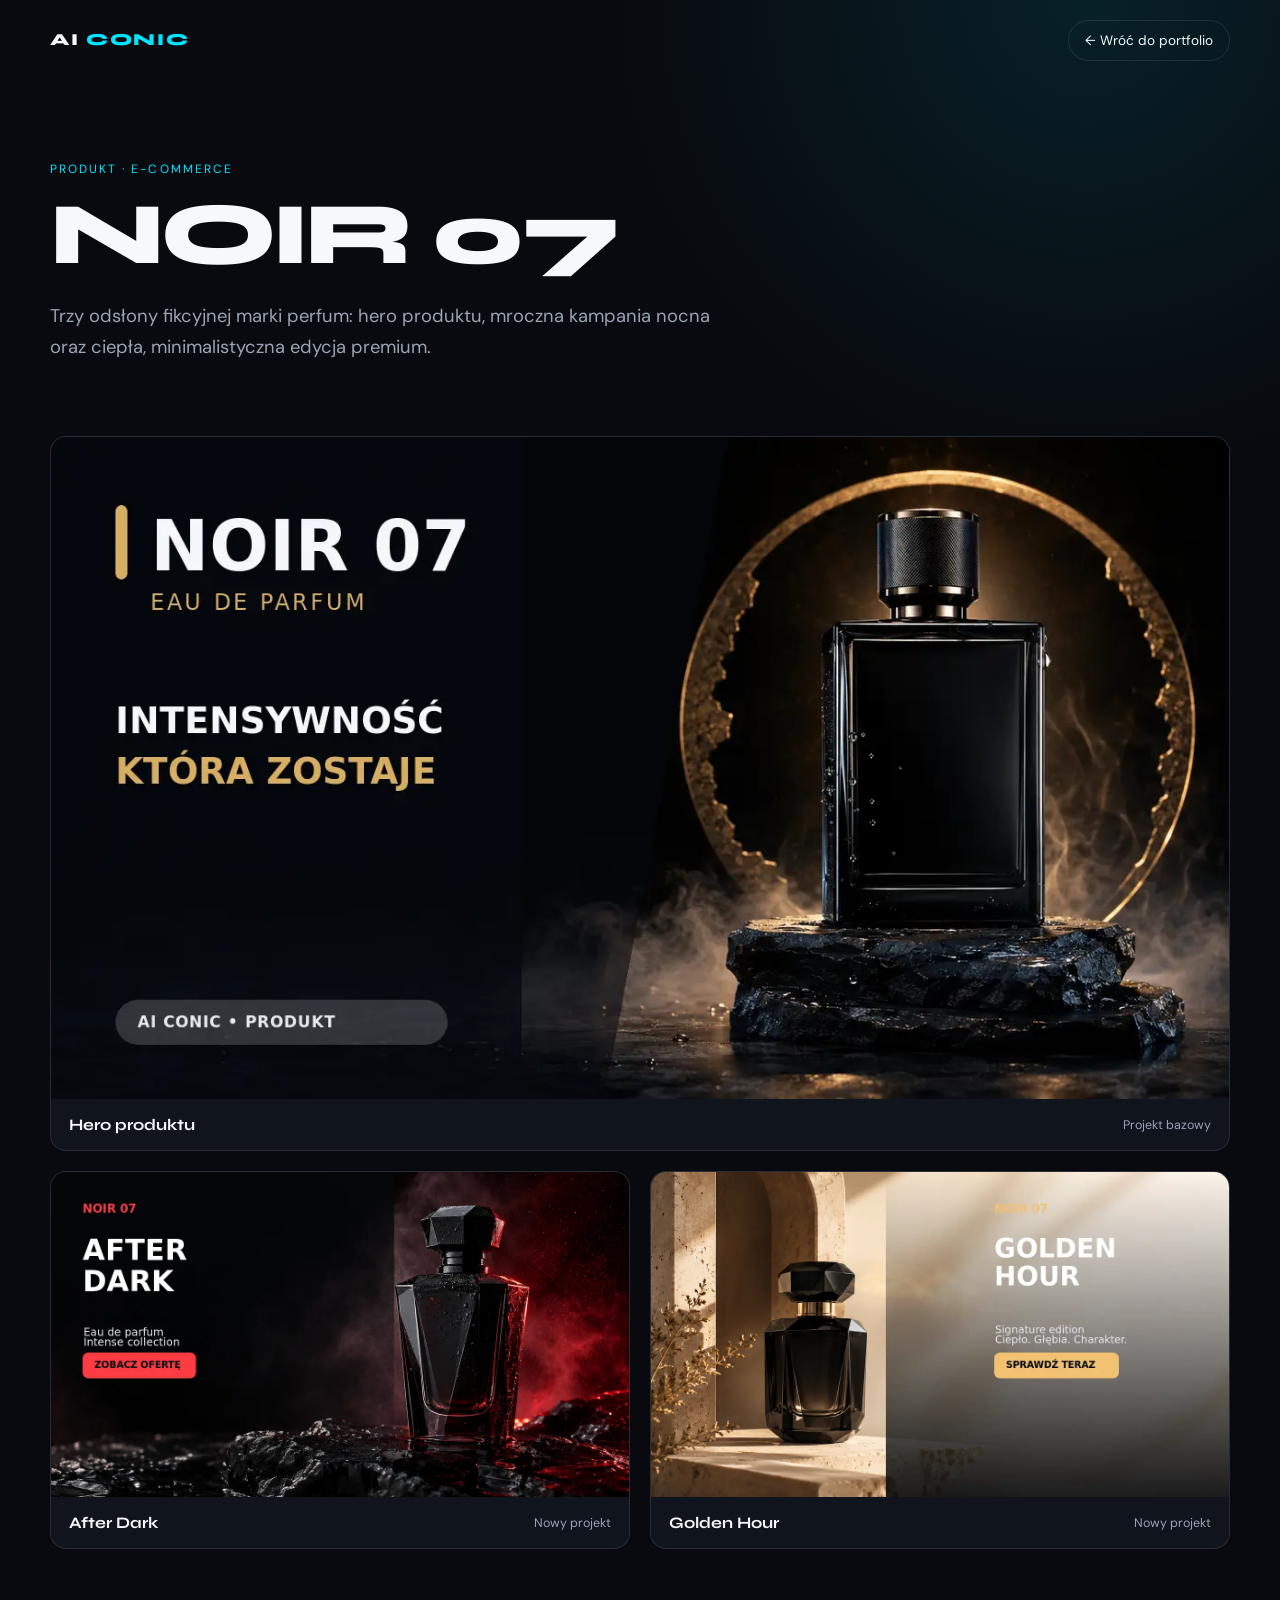
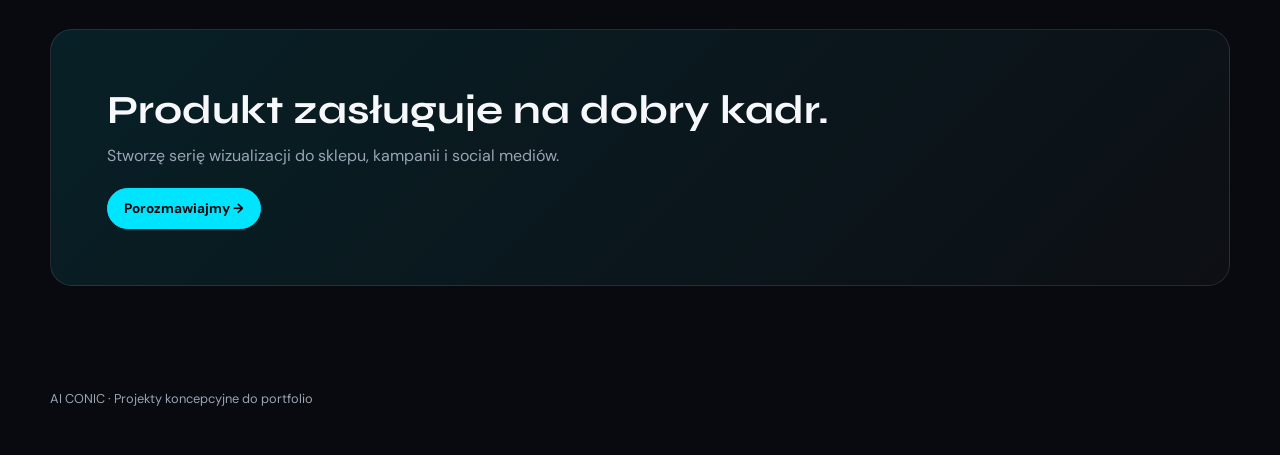
<file: portfolio/product.html>
<!doctype html>
<html lang="pl">
<head>
  <meta charset="utf-8"><meta name="viewport" content="width=device-width,initial-scale=1">
  <meta name="description" content="Wizualizacje produktowe perfum NOIR 07 — portfolio AI CONIC.">
  <title>Produkt premium — wizualizacje | AI CONIC</title><link rel="stylesheet" href="gallery.css">
</head>
<body>
  <header class="wrap topbar"><a class="brand" href="../index.html">AI <span>CONIC</span></a><a class="back" href="../index.html#portfolio">← Wróć do portfolio</a></header>
  <main class="wrap">
    <section class="hero"><p class="eyebrow">Produkt · e-commerce</p><h1>NOIR 07</h1><p class="lead">Trzy odsłony fikcyjnej marki perfum: hero produktu, mroczna kampania nocna oraz ciepła, minimalistyczna edycja premium.</p></section>
    <section class="gallery" aria-label="Galeria wizualizacji NOIR 07">
      <button class="work"><img src="../assets/portfolio/generated/portfolio-perfume-product.webp" alt="Bazowa wizualizacja perfum NOIR 07" loading="eager"><span class="caption"><strong>Hero produktu</strong><span>Projekt bazowy</span></span></button>
      <button class="work"><img src="../assets/portfolio/generated/perfume-after-dark.webp" alt="Czerwona kampania perfum NOIR 07 After Dark" loading="lazy"><span class="caption"><strong>After Dark</strong><span>Nowy projekt</span></span></button>
      <button class="work"><img src="../assets/portfolio/generated/perfume-golden-hour.webp" alt="Złota kampania perfum NOIR 07 Golden Hour" loading="lazy"><span class="caption"><strong>Golden Hour</strong><span>Nowy projekt</span></span></button>
    </section>
    <section class="contact"><h2>Produkt zasługuje na dobry kadr.</h2><p>Stworzę serię wizualizacji do sklepu, kampanii i social mediów.</p><a class="cta" href="../index.html#kontakt">Porozmawiajmy →</a></section>
  </main>
  <footer class="wrap">AI CONIC · Projekty koncepcyjne do portfolio</footer>
  <div class="lightbox" hidden role="dialog" aria-modal="true" aria-label="Podgląd grafiki"><button class="close" type="button" onclick="closeGraphic()" aria-label="Zamknij">×</button><img alt=""></div><script src="gallery.js"></script>
</body>
</html>
</file>
<file: portfolio/gallery.css>
@import url('https://fonts.googleapis.com/css2?family=DM+Sans:wght@400;500;600&family=Syne:wght@600;700;800&display=swap');

:root {
  --bg: #080a0f;
  --panel: #10141d;
  --text: #f6f8fc;
  --muted: #9aa4b5;
  --accent: #00e5ff;
  --line: rgba(255,255,255,.1);
}

* { box-sizing: border-box; }
html { scroll-behavior: smooth; }
body {
  margin: 0;
  min-height: 100vh;
  color: var(--text);
  background:
    radial-gradient(circle at 85% 0%, rgba(0,229,255,.1), transparent 30rem),
    var(--bg);
  font-family: "DM Sans", sans-serif;
}

a { color: inherit; }
.wrap { width: min(1180px, calc(100% - 2rem)); margin: 0 auto; }
.topbar {
  display: flex;
  align-items: center;
  justify-content: space-between;
  gap: 1rem;
  padding: 1.25rem 0;
}
.brand {
  font: 800 1.05rem/1 "Syne", sans-serif;
  letter-spacing: .1em;
  text-decoration: none;
}
.brand span { color: var(--accent); }
.back, .cta {
  display: inline-flex;
  align-items: center;
  gap: .45rem;
  border: 1px solid var(--line);
  border-radius: 999px;
  padding: .7rem 1rem;
  text-decoration: none;
  font-size: .85rem;
}
.back:hover, .cta:hover { border-color: var(--accent); }

.hero { padding: 5rem 0 2.5rem; }
.eyebrow {
  margin: 0 0 1rem;
  color: var(--accent);
  font-size: .75rem;
  letter-spacing: .17em;
  text-transform: uppercase;
}
h1 {
  max-width: 900px;
  margin: 0;
  font: 800 clamp(2.4rem, 7vw, 5.5rem)/.95 "Syne", sans-serif;
  letter-spacing: -.05em;
}
.lead {
  max-width: 690px;
  margin: 1.5rem 0 0;
  color: var(--muted);
  font-size: clamp(1rem, 2vw, 1.15rem);
  line-height: 1.7;
}

.gallery {
  display: grid;
  grid-template-columns: repeat(12, 1fr);
  gap: 1.25rem;
  padding: 2rem 0 5rem;
}
.work {
  grid-column: span 6;
  position: relative;
  overflow: hidden;
  min-height: 300px;
  padding: 0;
  border: 1px solid var(--line);
  border-radius: 16px;
  background: var(--panel);
  color: inherit;
  cursor: zoom-in;
  font: inherit;
  text-align: left;
}
.work:first-child { grid-column: span 12; }
.work img {
  display: block;
  width: 100%;
  aspect-ratio: 16/9;
  object-fit: cover;
  transition: transform .45s ease;
}
.work:hover img { transform: scale(1.025); }
.website-work { scroll-margin-top: 1.5rem; }
.website-work img {
  aspect-ratio: 16/10;
  object-fit: contain;
  background: #05070a;
}
.caption {
  display: flex;
  justify-content: space-between;
  gap: 1rem;
  align-items: center;
  padding: 1rem 1.1rem;
}
.caption strong { font-family: "Syne", sans-serif; }
.caption span { color: var(--muted); font-size: .78rem; }

.website-features {
  display: grid;
  grid-template-columns: repeat(3, 1fr);
  gap: 1rem;
  margin: 0 0 5rem;
}
.website-feature {
  padding: 1.25rem;
  border: 1px solid var(--line);
  border-radius: 14px;
  background: rgba(255,255,255,.025);
}
.website-feature strong {
  display: block;
  margin-bottom: .45rem;
  font-family: "Syne", sans-serif;
}
.website-feature span {
  color: var(--muted);
  font-size: .84rem;
  line-height: 1.6;
}

.contact {
  margin-bottom: 5rem;
  padding: clamp(1.5rem, 5vw, 3.5rem);
  border: 1px solid var(--line);
  border-radius: 22px;
  background: linear-gradient(135deg, rgba(0,229,255,.1), rgba(255,255,255,.025));
}
.contact h2 { margin: 0 0 .7rem; font: 700 clamp(1.6rem, 4vw, 2.5rem) "Syne", sans-serif; }
.contact p { margin: 0 0 1.35rem; color: var(--muted); }
.cta { border-color: var(--accent); background: var(--accent); color: #06080d; font-weight: 700; }

.lightbox[hidden] { display: none; }
.lightbox {
  position: fixed;
  inset: 0;
  z-index: 100;
  display: grid;
  place-items: center;
  padding: 1rem;
  background: rgba(2,3,6,.94);
  backdrop-filter: blur(12px);
}
.lightbox img {
  display: block;
  max-width: min(1200px, 94vw);
  max-height: 86vh;
  border: 1px solid var(--line);
  border-radius: 12px;
  box-shadow: 0 28px 100px rgba(0,0,0,.7);
}
.close {
  position: fixed;
  top: 1rem;
  right: 1rem;
  width: 2.8rem;
  height: 2.8rem;
  border: 1px solid var(--line);
  border-radius: 50%;
  background: #141923;
  color: #fff;
  font-size: 1.4rem;
  cursor: pointer;
}

footer { padding: 1.5rem 0 3rem; color: var(--muted); font-size: .8rem; }

@media (max-width: 720px) {
  .hero { padding-top: 3rem; }
  .work, .work:first-child { grid-column: span 12; min-height: 0; }
  .topbar .brand { font-size: .9rem; }
  .website-features { grid-template-columns: 1fr; }
}
</file>
